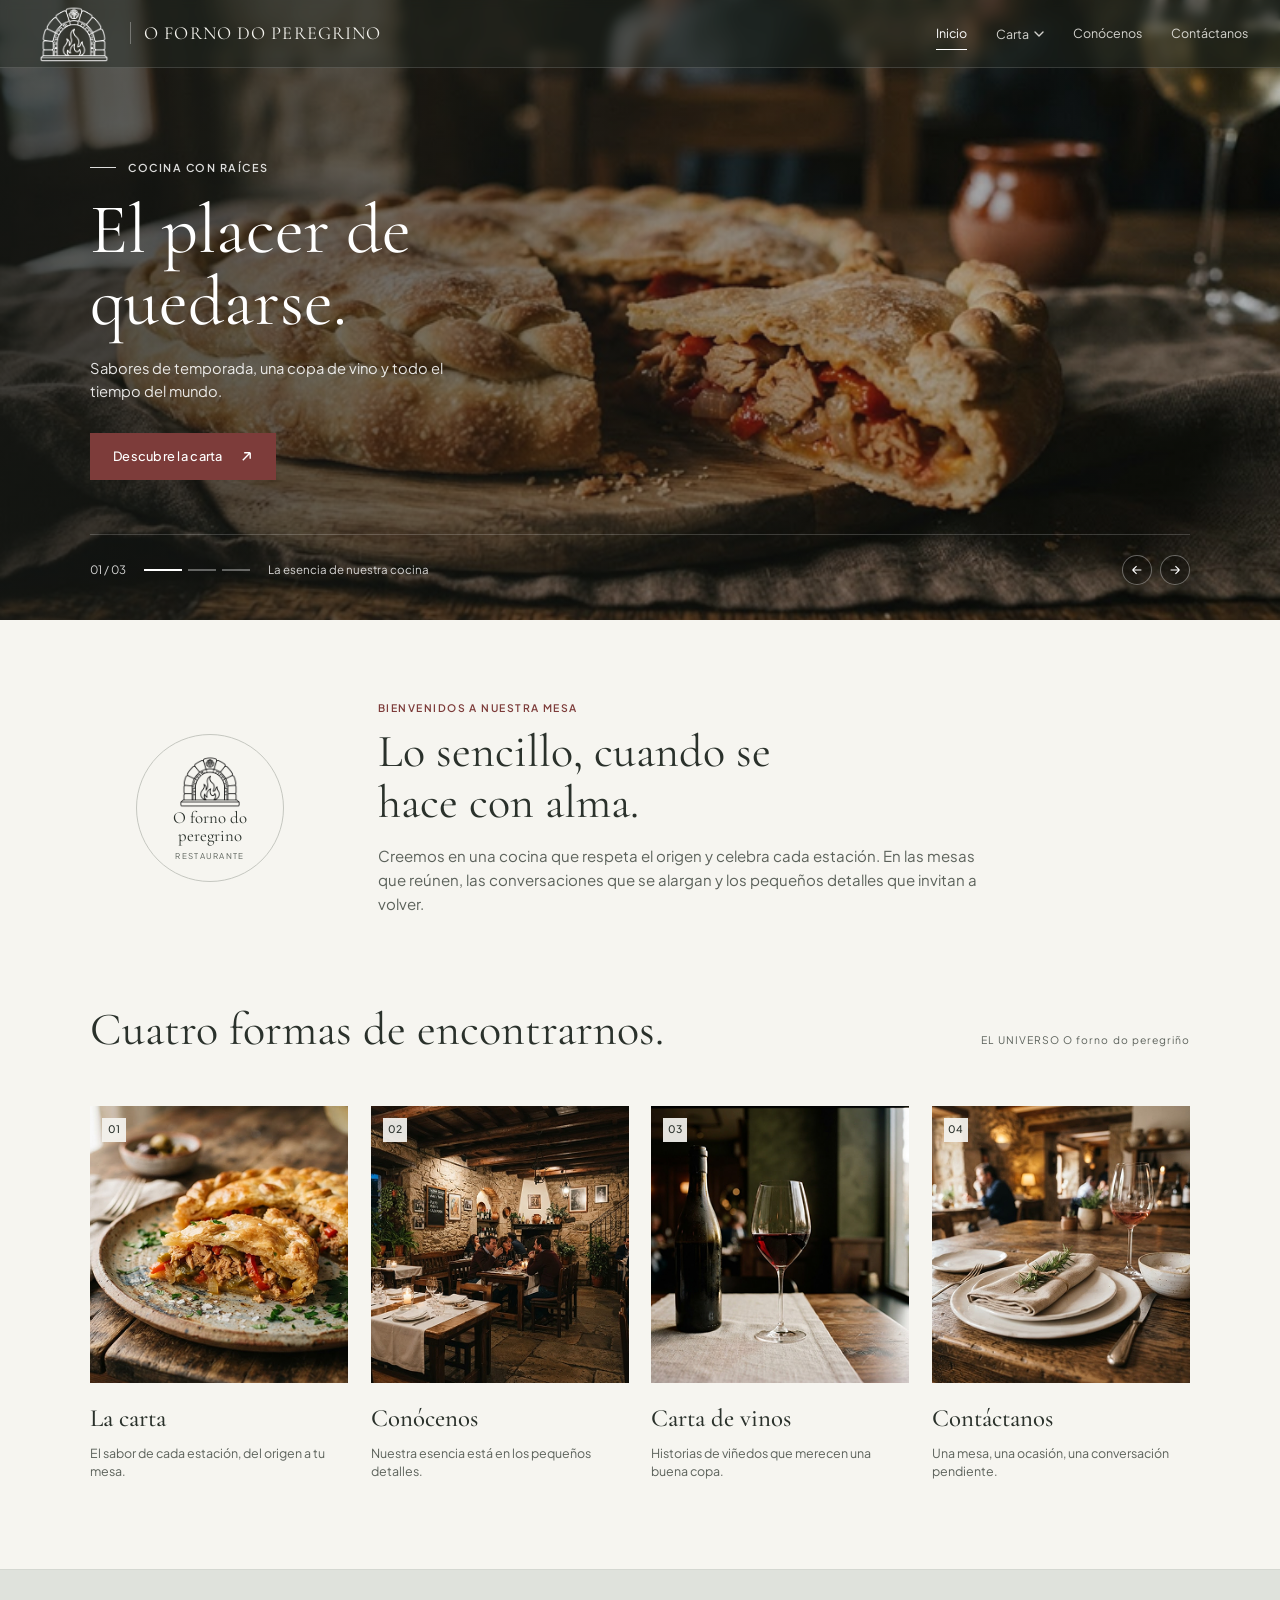
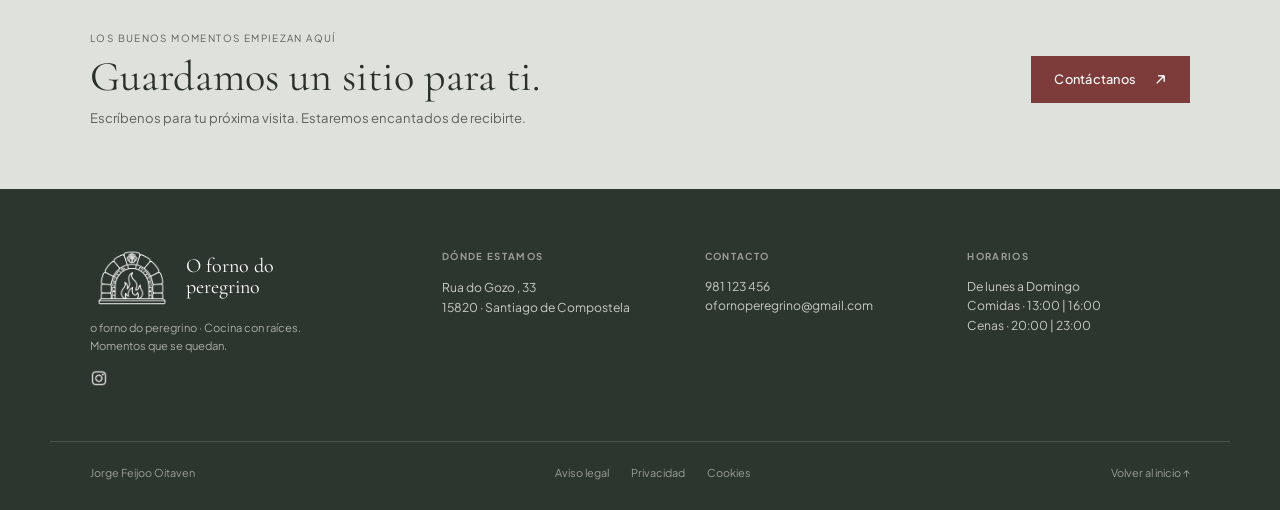
<file: index.html>
<!DOCTYPE html>
<html lang="es">
<head>
  <meta charset="UTF-8">
  <meta name="viewport" content="width=device-width, initial-scale=1.0">
  <title>O forno do peregrino · Cocina con raíces en Santiago de Compostela</title>
  <link rel="preconnect" href="https://fonts.googleapis.com">
  <link rel="preconnect" href="https://fonts.gstatic.com" crossorigin>
  <link href="https://fonts.googleapis.com/css2?family=Cormorant+Garamond:ital,wght@0,400;0,500;0,600;1,400&family=Plus+Jakarta+Sans:wght@300;400;500;600&display=swap" rel="stylesheet">
  <link rel="stylesheet" href="styles/styles.css">
  <link rel="stylesheet" href="styles/inicio.css">

</head>
<body id="top">

  <!-- CABECERA -->
  <header class="site-header site-header--hero">
    <div class="container header-inner">
      <a href="index.html" class="brand" aria-label="O forno do peregrino - Inicio">
       <img src="/img/logo.png" alt="logo" width="84" height="68">
        <span class="brand-divider"></span>
        <span class="brand-name brand-name--uppercase">O FORNO DO PEREGRInO</span>
      </a>

      <button class="mobile-nav-toggle" aria-expanded="false" aria-controls="main-nav" aria-label="Abrir menú">
        <span></span><span></span><span></span>
      </button>

      <nav id="main-nav" class="main-nav" aria-label="Navegación principal">
        <ul class="nav-list">
          <li><a href="index.html" class="nav-link active">Inicio</a></li>
          <li class="nav-dropdown">
            <button class="nav-link dropdown-toggle" aria-expanded="false">
              Carta
              <svg width="10" height="6" viewBox="0 0 10 6" fill="none" aria-hidden="true">
                <path d="M1 1L5 5L9 1" stroke="currentColor" stroke-width="1.4" stroke-linecap="round" stroke-linejoin="round"/>
              </svg>
            </button>
            <ul class="dropdown-menu">
              <li><a href="carta.html">La carta</a></li>
              <li><a href="vinos.html">Carta de vinos</a></li>
            </ul>
          </li>
          <li><a href="conocenos.html" class="nav-link">Conócenos</a></li>
          <li><a href="contacto.html" class="nav-link">Contáctanos</a></li>
        </ul>
      </nav>
    </div>
  </header>

  <main>
    <!-- CARRUSEL PRINCIPAL (HERO) -->
    <section class="hero-carousel" aria-label="Presentación del restaurante">
      <div class="carousel-slides">
        <!-- Diapositiva 1 -->
        <div class="carousel-slide active" style="background-image: url('img/Empanada2.png');">
          <div class="carousel-overlay"></div>
        </div>
        <!-- Diapositiva 2 -->
        <div class="carousel-slide" style="background-image: url('img/EmpanadaCarrusel2Calidad.jpg');">
          <div class="carousel-overlay"></div>
        </div>
        <!-- Diapositiva 3 -->
        <div class="carousel-slide" style="background-image: url('img/EmpanadaCarrusel3Calidad.jpg');">
          <div class="carousel-overlay"></div>
        </div>
      </div>

      <div class="container hero-content-wrapper">
        <div class="hero-text-box">
          <p class="eyebrow eyebrow--light"><span class="eyebrow-line"></span>COCINA CON RAÍCES</p>
          <h1 class="hero-title">El placer de<br>quedarse.</h1>
          <p class="hero-subtitle">Sabores de temporada, una copa de vino y todo el tiempo del mundo.</p>
          <a href="carta.html" class="btn btn--primary">
            <span>Descubre la carta</span>
            <svg class="btn-arrow" width="13" height="13" viewBox="0 0 14 14" fill="none" aria-hidden="true">
              <path d="M3 11L11 3M11 3H4.5M11 3V9.5" stroke="currentColor" stroke-width="1.5"/>
            </svg>
          </a>
        </div>

        <div class="carousel-controls-bar">
          <div class="carousel-status">
            <span class="carousel-counter" id="carousel-counter">01 / 03</span>
            <div class="carousel-indicators" role="tablist" aria-label="Seleccionar imagen">
              <button class="indicator active" data-slide="0" aria-label="Diapositiva 1"></button>
              <button class="indicator" data-slide="1" aria-label="Diapositiva 2"></button>
              <button class="indicator" data-slide="2" aria-label="Diapositiva 3"></button>
            </div>
            <span class="carousel-caption" id="carousel-caption">La esencia de nuestra cocina</span>
          </div>
          <div class="carousel-arrows">
            <button class="carousel-arrow" id="prev-slide" aria-label="Imagen anterior">
              <svg width="14" height="14" viewBox="0 0 16 16" fill="none"><path d="M13 8H3M3 8L7.5 3.5M3 8L7.5 12.5" stroke="currentColor" stroke-width="1.3"/></svg>
            </button>
            <button class="carousel-arrow" id="next-slide" aria-label="Siguiente imagen">
              <svg width="14" height="14" viewBox="0 0 16 16" fill="none"><path d="M3 8H13M13 8L8.5 3.5M13 8L8.5 12.5" stroke="currentColor" stroke-width="1.3"/></svg>
            </button>
          </div>
        </div>
      </div>
    </section>

    <!-- BIENVENIDA -->
    <section class="section-welcome">
      <div class="container welcome-grid">
        <div class="welcome-seal-wrapper">
          <div class="welcome-seal">
                <img src="/img/logoNegro.png" alt="logo" width="84" height="68">

            <span class="seal-title">O forno do<br>peregrino</span>
            <span class="seal-sub">RESTAURANTE</span>
          </div>
        </div>
        <div class="welcome-text">
          <p class="section-tag">BIENVENIDOS A NUESTRA MESA</p>
          <h2 class="section-heading">Lo sencillo, cuando se<br>hace con alma.</h2>
          <p class="section-lead">Creemos en una cocina que respeta el origen y celebra cada estación. En las mesas que reúnen, las conversaciones que se alargan y los pequeños detalles que invitan a volver.</p>
        </div>
      </div>
    </section>

    <!-- CUATRO FORMAS DE ENCONTRARNOS -->
    <section class="section-discover">
      <div class="container">
        <div class="discover-header">
          <h2 class="section-heading">Cuatro formas de encontrarnos.</h2>
          <span class="discover-meta">EL UNIVERSO O forno do peregriño</span>
        </div>

        <div class="discover-grid">
          <a href="carta.html" class="discover-card">
            <div class="card-image-wrapper">
              <span class="card-badge">01</span>
              <img src="img/Empanada1.png" alt="Empanada artesana recién horneada servida en plato de cerámica" loading="lazy">
            </div>
            <h3 class="card-title">La carta</h3>
            <p class="card-desc">El sabor de cada estación, del origen a tu mesa.</p>
          </a>

          <a href="conocenos.html" class="discover-card">
            <div class="card-image-wrapper">
              <span class="card-badge">02</span>
              <img src="img/Ambiente.png" alt="Salón interior de piedra con clientes cenando en O forno do peregrino" loading="lazy">
            </div>
            <h3 class="card-title">Conócenos</h3>
            <p class="card-desc">Nuestra esencia está en los pequeños detalles.</p>
          </a>

          <a href="vinos.html" class="discover-card">
            <div class="card-image-wrapper">
              <span class="card-badge">03</span>
              <img src="img/Vinos.png" alt="Botella y copa de vino tinto sobre mesa de madera" loading="lazy">
            </div>
            <h3 class="card-title">Carta de vinos</h3>
            <p class="card-desc">Historias de viñedos que merecen una buena copa.</p>
          </a>

          <a href="contacto.html" class="discover-card">
            <div class="card-image-wrapper">
              <span class="card-badge">04</span>
              <img src="img/Detalles.png" alt="Mesa preparada con servilleta de lino y rama de romero" loading="lazy">
            </div>
            <h3 class="card-title">Contáctanos</h3>
            <p class="card-desc">Una mesa, una ocasión, una conversación pendiente.</p>
          </a>
        </div>
      </div>
    </section>

    <!-- BANNER CTA INFERIOR -->
    <section class="cta-banner">
      <div class="container cta-banner-inner">
        <div class="cta-banner-text">
          <p class="cta-eyebrow">LOS BUENOS MOMENTOS EMPIEZAN AQUÍ</p>
          <h2 class="cta-heading">Guardamos un sitio para ti.</h2>
          <p class="cta-sub">Escríbenos para tu próxima visita. Estaremos encantados de recibirte.</p>
        </div>
        <div class="cta-banner-action">
          <a href="contacto.html" class="btn btn--primary">
            <span>Contáctanos</span>
            <svg class="btn-arrow" width="13" height="13" viewBox="0 0 14 14" fill="none" aria-hidden="true">
              <path d="M3 11L11 3M11 3H4.5M11 3V9.5" stroke="currentColor" stroke-width="1.5"/>
            </svg>
          </a>
        </div>
      </div>
    </section>
  </main>

  <!-- PIE DE PÁGINA -->
  <footer class="site-footer">
    <div class="container footer-grid">
      <div class="footer-brand-col">
        <a href="index.html" class="footer-brand">
                <img src="/img/logo.png" alt="logo" width="84" height="68">

          <span>O forno do<br>peregrino</span>
        </a>
        <p class="footer-tagline">o forno do peregrino · Cocina con raíces.<br>Momentos que se quedan.</p>
        <a href="https://instagram.com" target="_blank" rel="noopener noreferrer" class="footer-social" aria-label="Instagram de O forno do peregrino">
                <img src="/img/logoInstagram.png" alt="logoInstagram" height="18px" width="18px">
        </a>
      </div>

      <div class="footer-col">
        <h3 class="footer-col-title">DÓNDE ESTAMOS</h3>
        <address class="footer-address">
          Rua do Gozo , 33<br>
          15820 · Santiago de Compostela
        </address>
      </div>

      <div class="footer-col">
        <h3 class="footer-col-title">CONTACTO</h3>
        <p><a href="tel:+34981123456" class="footer-link">981 123 456</a></p>
        <p><a href="mailto:ofornoperegrino@gmail.com" class="footer-link">ofornoperegrino@gmail.com</a></p>
      </div>

      <div class="footer-col">
        <h3 class="footer-col-title">HORARIOS</h3>
        <p>De lunes a Domingo</p>
        <p>Comidas · 13:00 | 16:00</p>
        <p>Cenas · 20:00 | 23:00</p>
      </div>
    </div>

    <div class="container footer-bottom">
      <p class="footer-author">Jorge Feijoo Oitaven</p>
      <ul class="footer-legal">
        <li><a href="#">Aviso legal</a></li>
        <li><a href="#">Privacidad</a></li>
        <li><a href="#">Cookies</a></li>
      </ul>
      <a href="#top" class="back-to-top">Volver al inicio ↑</a>
    </div>
  </footer>

  <script src="script.js"></script>
</body>
</html>
</file>
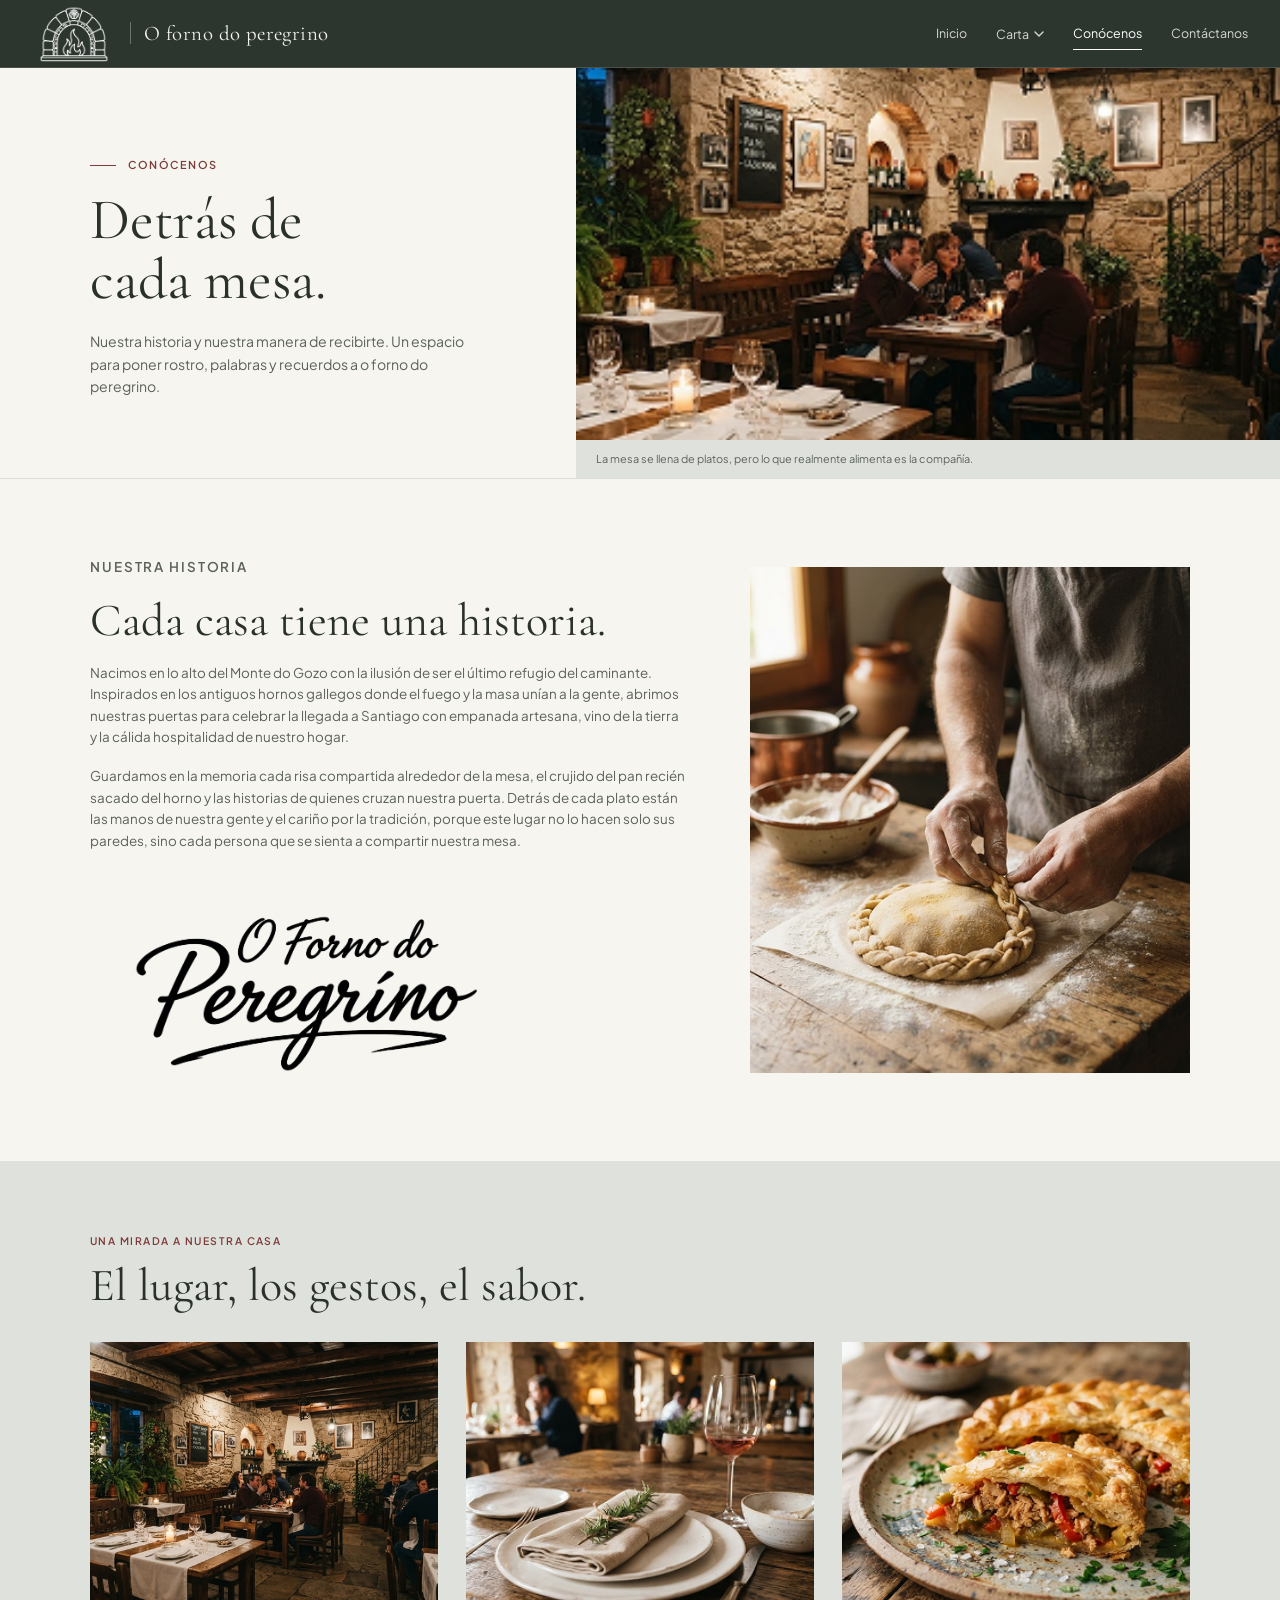
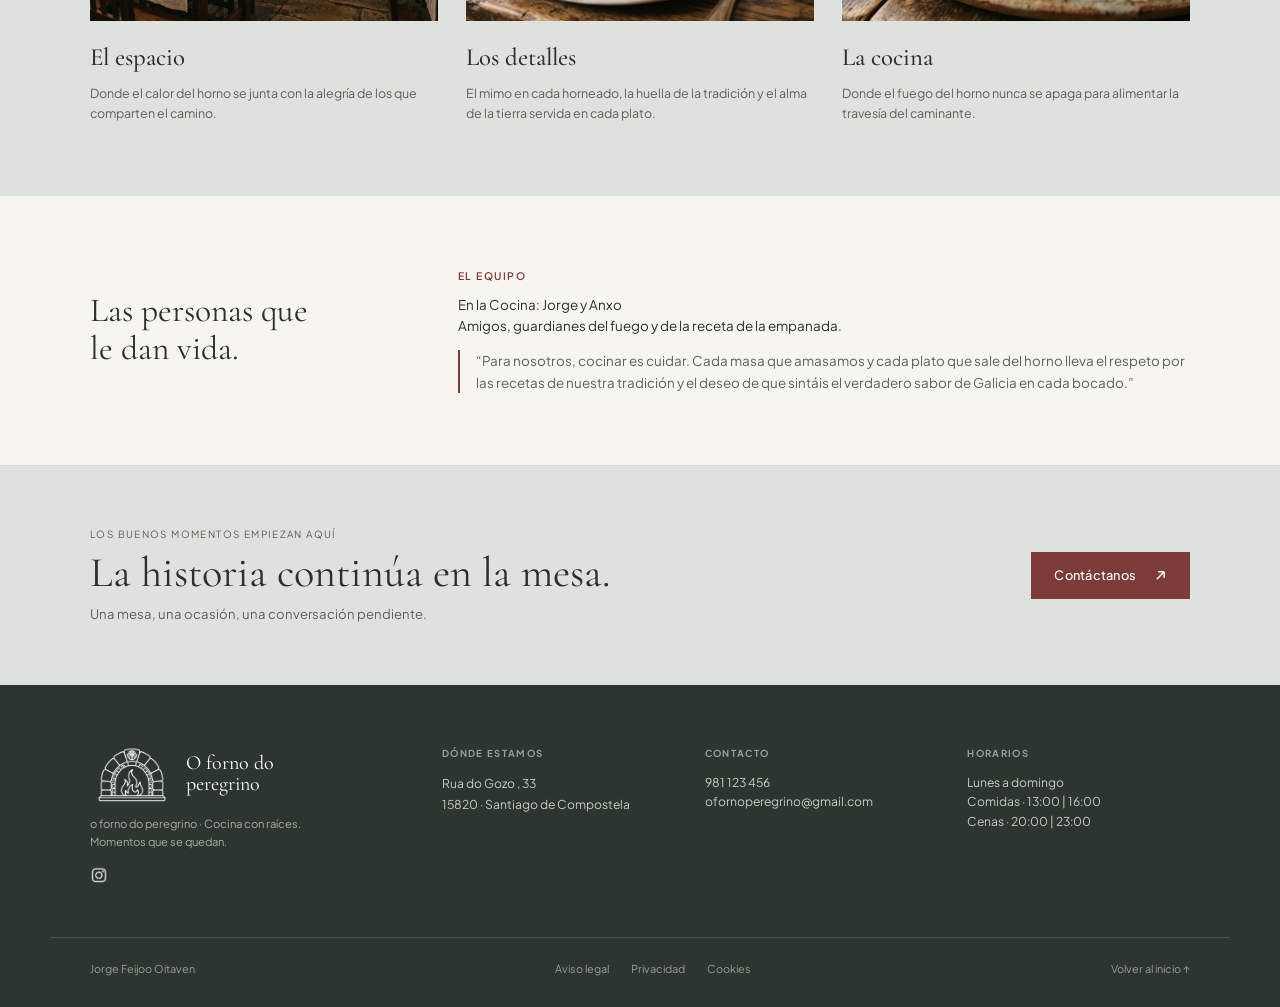
<file: conocenos.html>
<!DOCTYPE html>
<html lang="es">

<head>
  <meta charset="UTF-8">
  <meta name="viewport" content="width=device-width, initial-scale=1.0">
  <title>Conócenos · O forno do peregrino</title>
  <link rel="preconnect" href="https://fonts.googleapis.com">
  <link rel="preconnect" href="https://fonts.gstatic.com" crossorigin>
  <link
    href="https://fonts.googleapis.com/css2?family=Cormorant+Garamond:ital,wght@0,400;0,500;0,600;1,400&family=Plus+Jakarta+Sans:wght@300;400;500;600&family=Caveat:wght@600&display=swap"
    rel="stylesheet">
  <link rel="stylesheet" href="styles/conocenos.css">
  <link rel="stylesheet" href="styles/styles.css">

</head>

<body id="top">

  <!-- CABECERA -->
  <header class="site-header">
    <div class="container header-inner">
      <a href="index.html" class="brand" aria-label="O forno do peregrino - Inicio">
        <img src="/img/logo.png" alt="logo" width="84" height="68">
        <span class="brand-divider"></span>
        <span class="brand-name">O forno do peregrino</span>
      </a>

      <button class="mobile-nav-toggle" aria-expanded="false" aria-controls="main-nav" aria-label="Abrir menú">
        <span></span><span></span><span></span>
      </button>

      <nav id="main-nav" class="main-nav" aria-label="Navegación principal">
        <ul class="nav-list">
          <li><a href="index.html" class="nav-link">Inicio</a></li>
          <li class="nav-dropdown">
            <button class="nav-link dropdown-toggle" aria-expanded="false">
              Carta
              <svg width="10" height="6" viewBox="0 0 10 6" fill="none" aria-hidden="true">
                <path d="M1 1L5 5L9 1" stroke="currentColor" stroke-width="1.4" stroke-linecap="round"
                  stroke-linejoin="round" />
              </svg>
            </button>
            <ul class="dropdown-menu">
              <li><a href="carta.html">La carta</a></li>
              <li><a href="vinos.html">Carta de vinos</a></li>
            </ul>
          </li>
          <li><a href="conocenos.html" class="nav-link active">Conócenos</a></li>
          <li><a href="contacto.html" class="nav-link">Contáctanos</a></li>
        </ul>
      </nav>
    </div>
  </header>

  <main>
    <!-- CABECERA DIVIDIDA -->
    <section class="split-hero">
      <div class="split-hero-grid">
        <div class="split-hero-text">
          <p class="eyebrow"><span class="eyebrow-line"></span>CONÓCENOS</p>
          <h1 class="split-hero-title">Detrás de<br>cada mesa.</h1>
          <p class="split-hero-desc">Nuestra historia y nuestra manera de recibirte. Un espacio para poner rostro,
            palabras y recuerdos a o forno do peregrino.</p>
        </div>
        <div class="split-hero-media">
          <img src="img/Ambiente.png"
            alt="Pareja disfrutando de una cena a la luz de las velas en O forno do peregrino">
          <p class="split-hero-caption">La mesa se llena de platos, pero lo que realmente alimenta es la compañía.</p>
        </div>
      </div>
    </section>


    <section class="story-section">
      <div class="container story-grid">
        <div class="story-content">
          <p class="section-tag">NUESTRA HISTORIA</p>
          <h2 class="section-heading">Cada casa tiene una historia.</h2>
          <p>Nacimos en lo alto del Monte do Gozo con la ilusión de ser el último refugio del caminante. Inspirados en
            los antiguos hornos gallegos donde el fuego y la masa unían a la gente, abrimos nuestras puertas para
            celebrar la llegada a Santiago con empanada artesana, vino de la tierra y la cálida hospitalidad de nuestro
            hogar.</p>
          <p>Guardamos en la memoria cada risa compartida alrededor de la mesa, el crujido del pan recién sacado del
            horno y las historias de quienes cruzan nuestra puerta. Detrás de cada plato están las manos de nuestra
            gente y el cariño por la tradición, porque este lugar no lo hacen solo sus paredes, sino cada persona que se
            sienta a compartir nuestra mesa.</p>

          <div class="story-signature" aria-label="Firma O Forno do Peregrino">
                 <img src="/img/firma.png" alt="logo" width="361" height="202">
          </div>
        </div>

        <div class="story-image-col">
          <div class="story-image-wrapper interactive-img">
            <img src="img/HaciendoEmpanada.png"
              alt="Manos artesanas trenzando el borde de una empanada gallega sobre harina" loading="lazy">
          </div>
        </div>
      </div>
    </section>

 
    <section class="pillars-section">
      <div class="container">
        <p class="section-tag">UNA MIRADA A NUESTRA CASA</p>
        <h2 class="section-heading">El lugar, los gestos, el sabor.</h2>

        <div class="pillars-grid">
          <article class="pillar-card">
            <div class="pillar-img interactive-img">
              <img src="img/ConocenosCalidad.jpg" alt="Comedor rústico de piedra con ambiente cálido" loading="lazy">
            </div>
            <h3 class="pillar-title">El espacio</h3>
            <p class="pillar-desc">Donde el calor del horno se junta con la alegría de los que comparten el camino.</p>
          </article>

          <article class="pillar-card">
            <div class="pillar-img interactive-img">
              <img src="img/Detalles.png" alt="Detalle de vajilla y servilleta con romero fresco" loading="lazy">
            </div>
            <h3 class="pillar-title">Los detalles</h3>
            <p class="pillar-desc">El mimo en cada horneado, la huella de la tradición y el alma de la tierra servida en
              cada plato.</p>
          </article>

          <article class="pillar-card">
            <div class="pillar-img interactive-img">
              <img src="img/Empanada1.png" alt="Empanada artesana recién horneada" loading="lazy">
            </div>
            <h3 class="pillar-title">La cocina</h3>
            <p class="pillar-desc">Donde el fuego del horno nunca se apaga para alimentar la travesía del caminante.</p>
          </article>
        </div>
      </div>
    </section>

    <!-- EL EQUIPO -->
    <section class="team-section">
      <div class="container team-grid">
        <div class="team-heading-col">
          <h2 class="team-title">Las personas que<br>le dan vida.</h2>
        </div>
        <div class="team-quote-col">
          <p class="section-tag">EL EQUIPO</p>
          <p class="team-names">En la Cocina: Jorge y Anxo<br>Amigos, guardianes del fuego y de la receta de la
            empanada.</p>
          <blockquote class="team-Sidequote">
            “Para nosotros, cocinar es cuidar. Cada masa que amasamos y cada plato que sale del horno lleva el respeto
            por las recetas de nuestra tradición y el deseo de que sintáis el verdadero sabor de Galicia en cada
            bocado.”
          </blockquote>
        </div>
      </div>
    </section>

    <!-- BANNER CTA INFERIOR -->
    <section class="cta-banner">
      <div class="container cta-banner-inner">
        <div class="cta-banner-text">
          <p class="cta-eyebrow">LOS BUENOS MOMENTOS EMPIEZAN AQUÍ</p>
          <h2 class="cta-heading">La historia continúa en la mesa.</h2>
          <p class="cta-sub">Una mesa, una ocasión, una conversación pendiente.</p>
        </div>
        <div class="cta-banner-action">
          <a href="contacto.html" class="btn btn--primary">
            <span>Contáctanos</span>
            <svg class="btn-arrow" width="13" height="13" viewBox="0 0 14 14" fill="none" aria-hidden="true">
              <path d="M3 11L11 3M11 3H4.5M11 3V9.5" stroke="currentColor" stroke-width="1.5" />
            </svg>
          </a>
        </div>
      </div>
    </section>
  </main>

  <!-- PIE DE PÁGINA -->
  <footer class="site-footer">
    <div class="container footer-grid">
      <div class="footer-brand-col">
        <a href="index.html" class="footer-brand">
          <img src="/img/logo.png" alt="logo" width="84" height="68">

          <span>O forno do<br>peregrino</span>
        </a>
        <p class="footer-tagline">o forno do peregrino · Cocina con raíces.<br>Momentos que se quedan.</p>
        <a href="https://instagram.com" target="_blank" rel="noopener noreferrer" class="footer-social"
          aria-label="Instagram de O forno do peregriño">
                  <img src="/img/logoInstagram.png" alt="logoInstagram" height="18px" width="18px">

        </a>
      </div>

      <div class="footer-col">
        <h3 class="footer-col-title">DÓNDE ESTAMOS</h3>
        <address class="footer-address">
          Rua do Gozo , 33<br>
          15820 · Santiago de Compostela
        </address>
      </div>

      <div class="footer-col">
        <h3 class="footer-col-title">CONTACTO</h3>
        <p><a href="tel:+34981123456" class="footer-link">981 123 456</a></p>
        <p><a href="mailto:ofornoperegrino@gmail.com" class="footer-link">ofornoperegrino@gmail.com</a></p>
      </div>

      <div class="footer-col">
        <h3 class="footer-col-title">HORARIOS</h3>
        <p>Lunes a domingo</p>
        <p>Comidas · 13:00 | 16:00</p>
        <p>Cenas · 20:00 | 23:00</p>
      </div>
    </div>

    <div class="container footer-bottom">
      <p class="footer-author">Jorge Feijoo Oitaven</p>
      <ul class="footer-legal">
        <li><a href="#">Aviso legal</a></li>
        <li><a href="#">Privacidad</a></li>
        <li><a href="#">Cookies</a></li>
      </ul>
      <a href="#top" class="back-to-top">Volver al inicio ↑</a>
    </div>
  </footer>

  <script src="script.js"></script>
</body>

</html>
</file>
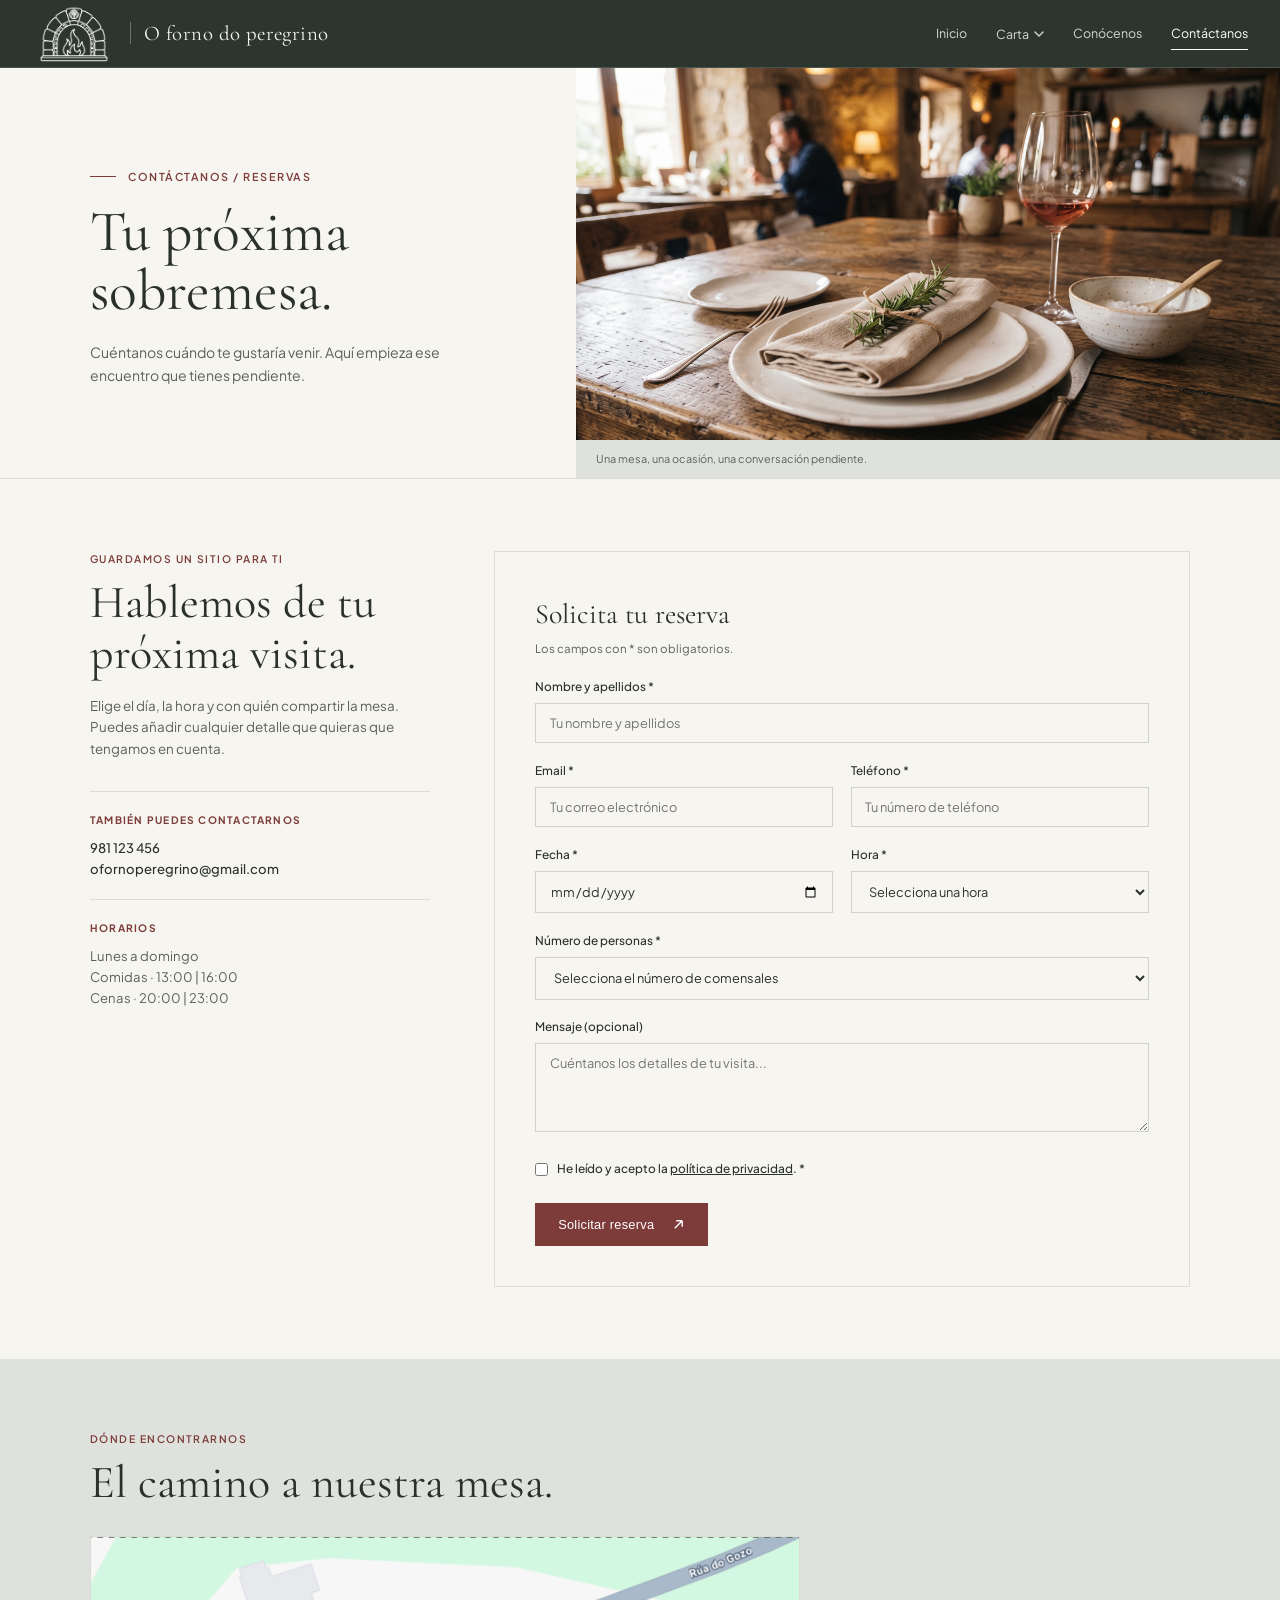
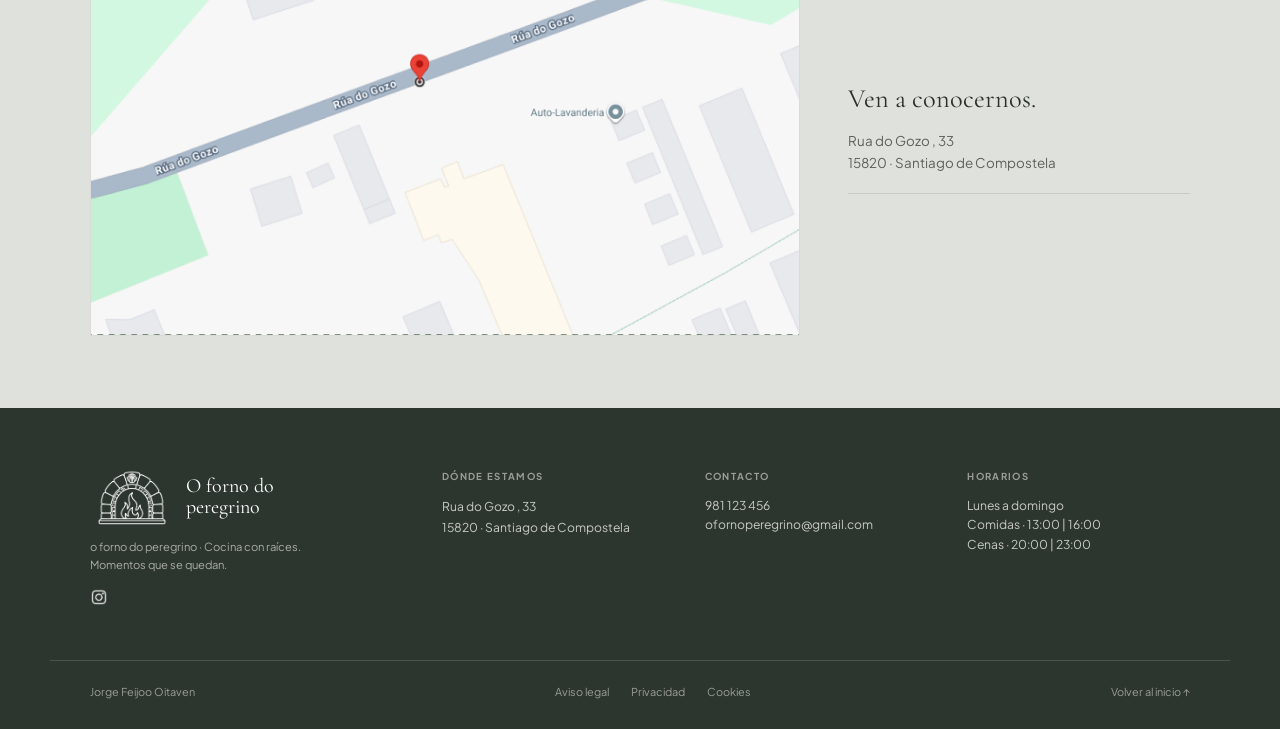
<file: contacto.html>
<!DOCTYPE html>
<html lang="es">
<head>
  <meta charset="UTF-8">
  <meta name="viewport" content="width=device-width, initial-scale=1.0">
  <title>Contáctanos y reservas · O forno do peregrino</title>
  <link rel="preconnect" href="https://fonts.googleapis.com">
  <link rel="preconnect" href="https://fonts.gstatic.com" crossorigin>
  <link href="https://fonts.googleapis.com/css2?family=Cormorant+Garamond:ital,wght@0,400;0,500;0,600;1,400&family=Plus+Jakarta+Sans:wght@300;400;500;600&display=swap" rel="stylesheet">
  <link rel="stylesheet" href="styles/contacto.css">
  <link rel="stylesheet" href="styles/styles.css">

</head>
<body id="top">

  <!-- CABECERA -->
  <header class="site-header">
    <div class="container header-inner">
      <a href="index.html" class="brand" aria-label="O forno do peregrino - Inicio">
             <img src="/img/logo.png" alt="logo" width="84" height="68">

        <span class="brand-divider"></span>
        <span class="brand-name">O forno do peregrino</span>
      </a>

      <button class="mobile-nav-toggle" aria-expanded="false" aria-controls="main-nav" aria-label="Abrir menú">
        <span></span><span></span><span></span>
      </button>

      <nav id="main-nav" class="main-nav" aria-label="Navegación principal">
        <ul class="nav-list">
          <li><a href="index.html" class="nav-link">Inicio</a></li>
          <li class="nav-dropdown">
            <button class="nav-link dropdown-toggle" aria-expanded="false">
              Carta
              <svg width="10" height="6" viewBox="0 0 10 6" fill="none" aria-hidden="true">
                <path d="M1 1L5 5L9 1" stroke="currentColor" stroke-width="1.4" stroke-linecap="round" stroke-linejoin="round"/>
              </svg>
            </button>
            <ul class="dropdown-menu">
              <li><a href="carta.html">La carta</a></li>
              <li><a href="vinos.html">Carta de vinos</a></li>
            </ul>
          </li>
          <li><a href="conocenos.html" class="nav-link">Conócenos</a></li>
          <li><a href="contacto.html" class="nav-link active">Contáctanos</a></li>
        </ul>
      </nav>
    </div>
  </header>

  <main>
    <!-- CABECERA DIVIDIDA -->
    <section class="split-hero">
      <div class="split-hero-grid">
        <div class="split-hero-text">
          <p class="eyebrow"><span class="eyebrow-line"></span>CONTÁCTANOS / RESERVAS</p>
          <h1 class="split-hero-title">Tu próxima<br>sobremesa.</h1>
          <p class="split-hero-desc">Cuéntanos cuándo te gustaría venir. Aquí empieza ese encuentro que tienes pendiente.</p>
        </div>
        <div class="split-hero-media">
          <img src="img/ContactanosCalidad.jpg" alt="Mesa de madera preparada para recibir comensales">
          <p class="split-hero-caption">Una mesa, una ocasión, una conversación pendiente.</p>
        </div>
      </div>
    </section>

    <!-- SECCIÓN DE RESERVA Y CONTACTO -->
    <section class="booking-section">
      <div class="container booking-grid">
        <!-- Columna izquierda: información -->
        <div class="booking-info-col">
          <p class="section-tag">GUARDAMOS UN SITIO PARA TI</p>
          <h2 class="section-heading">Hablemos de tu<br>próxima visita.</h2>
          <p class="booking-lead">Elige el día, la hora y con quién compartir la mesa. Puedes añadir cualquier detalle que quieras que tengamos en cuenta.</p>

          <div class="booking-info-block">
            <h3 class="info-block-title">TAMBIÉN PUEDES CONTACTARNOS</h3>
            <p class="info-phone"><a href="tel:+34981123456">981 123 456</a></p>
            <p class="info-email"><a href="mailto:ofornoperegrino@gmail.com">ofornoperegrino@gmail.com</a></p>
          </div>

          <div class="booking-info-block">
            <h3 class="info-block-title">HORARIOS</h3>
            <p>Lunes a domingo</p>
            <p>Comidas · 13:00 | 16:00</p>
            <p>Cenas · 20:00 | 23:00</p>
          </div>
        </div>

        <!-- Columna derecha: formulario -->
        <div class="booking-form-card">
          <h2 class="form-card-title">Solicita tu reserva</h2>
          <p class="form-card-required">Los campos con * son obligatorios.</p>
          <p class="form-validation-summary" id="form-summary-error" hidden>Revisa los campos marcados. La solicitud no se envió.</p>
          <p class="form-validation-success" id="form-summary-success" hidden>¡Solicitud recibida! Te confirmaremos tu reserva muy pronto.</p>

          <form id="reservation-form" novalidate>
            <!-- Nombre y apellidos -->
            <div class="form-group">
              <label for="nombre">Nombre y apellidos *</label>
              <input type="text" id="nombre" name="nombre" placeholder="Tu nombre y apellidos" required>
              <span class="field-error" id="error-nombre" hidden>Error: Escribe tu nombre y apellidos.</span>
            </div>

            <!-- Email y Teléfono -->
            <div class="form-row-2">
              <div class="form-group">
                <label for="email">Email *</label>
                <input type="email" id="email" name="email" placeholder="Tu correo electrónico" required>
                <span class="field-error" id="error-email" hidden>Error: Introduce un email válido, como nombre@dominio.com.</span>
              </div>

              <div class="form-group">
                <label for="telefono">Teléfono *</label>
                <input type="tel" id="telefono" name="telefono" placeholder="Tu número de teléfono" required>
                <span class="field-error" id="error-telefono" hidden>Error: Introduce un número de teléfono válido.</span>
              </div>
            </div>

            <!-- Fecha y Hora -->
            <div class="form-row-2">
              <div class="form-group">
                <label for="fecha">Fecha *</label>
                <input type="date" id="fecha" name="fecha" required>
                <span class="field-error" id="error-fecha" hidden>Error: La fecha ya ha pasado. Elige hoy o una fecha futura.</span>
              </div>

              <div class="form-group">
                <label for="hora">Hora *</label>
                <select id="hora" name="hora" required>
                  <option value="">Selecciona una hora</option>
                  <optgroup label="Comidas (13:00 - 16:00)">
                    <option value="13:00">13:00</option>
                    <option value="13:30">13:30</option>
                    <option value="14:00">14:00</option>
                    <option value="14:30">14:30</option>
                    <option value="15:00">15:00</option>
                    <option value="15:30">15:30</option>
                    <option value="16:00">16:00</option>
                  </optgroup>
                  <optgroup label="Cenas (20:00 - 23:00)">
                    <option value="20:00">20:00</option>
                    <option value="20:30">20:30</option>
                    <option value="21:00">21:00</option>
                    <option value="21:30">21:30</option>
                    <option value="22:00">22:00</option>
                    <option value="22:30">22:30</option>
                  </optgroup>
                </select>
                <span class="field-error" id="error-hora" hidden>Error: Elige entre 13:00 y 16:00 o entre 20:00 y 23:00.</span>
              </div>
            </div>

            <!-- Número de personas -->
            <div class="form-group">
              <label for="personas">Número de personas *</label>
              <select id="personas" name="personas" required>
                <option value="">Selecciona el número de comensales</option>
                <option value="1">1 persona</option>
                <option value="2">2 personas</option>
                <option value="3">3 personas</option>
                <option value="4">4 personas</option>
                <option value="5">5 personas</option>
                <option value="6">6 personas</option>
                <option value="7">7 personas</option>
                <option value="8">8 o más personas</option>
              </select>
              <span class="field-error" id="error-personas" hidden>Error: Selecciona el número de personas para la reserva.</span>
            </div>

            <!-- Mensaje -->
            <div class="form-group">
              <label for="mensaje">Mensaje (opcional)</label>
              <textarea id="mensaje" name="mensaje" rows="4" placeholder="Cuéntanos los detalles de tu visita..."></textarea>
            </div>

            <!-- Política de privacidad -->
            <div class="form-group form-group--checkbox">
              <label class="checkbox-label">
                <input type="checkbox" id="privacidad" name="privacidad" required>
                <span>He leído y acepto la <a href="#">política de privacidad</a>. *</span>
              </label>
              <span class="field-error" id="error-privacidad" hidden>Error: Debes aceptar la política de privacidad para enviar la solicitud.</span>
            </div>

            <div class="form-submit-row">
              <button type="submit" class="btn btn--primary">
                <span>Solicitar reserva</span>
                <svg class="btn-arrow" width="13" height="13" viewBox="0 0 14 14" fill="none" aria-hidden="true">
                  <path d="M3 11L11 3M11 3H4.5M11 3V9.5" stroke="currentColor" stroke-width="1.5"/>
                </svg>
              </button>
              <p class="form-pending-note" id="form-pending-note" hidden>Si envías una solicitud válida, quedará pendiente de confirmación por el restaurante.</p>
            </div>
          </form>
        </div>
      </div>
    </section>

    <!-- DÓNDE ENCONTRARNOS / MAPA -->
    <section class="map-section">
      <div class="container">
        <p class="section-tag">DÓNDE ENCONTRARNOS</p>
        <h2 class="section-heading">El camino a nuestra mesa.</h2>

        <div class="map-grid">
          <div class="map-frame-wrapper">
            <img src="img/Localizacion.png" alt="Mapa de ubicación en Rua do Gozo, 33, Santiago de Compostela" class="map-static-img" onerror="this.style.display='none'; this.nextElementSibling.style.display='block';">
            <iframe
              class="map-iframe-fallback"
              style="display:none;"
              title="Ubicación O forno do peregrino en Rua do Gozo 33, Santiago de Compostela"
              src="https://www.openstreetmap.org/export/embed.html?bbox=-8.5085%2C42.8855%2C-8.4985%2C42.8905&amp;layer=mapnik&amp;marker=42.8880%2C-8.5035"
              loading="lazy">
            </iframe>
          </div>

          <div class="map-address-box">
            <h3 class="map-side-title">Ven a conocernos.</h3>
            <p class="map-street">Rua do Gozo , 33</p>
            <p class="map-city">15820 · Santiago de Compostela</p>
            <div class="map-divider"></div>
          </div>
        </div>
      </div>
    </section>
  </main>

  <!-- PIE DE PÁGINA -->
  <footer class="site-footer">
    <div class="container footer-grid">
      <div class="footer-brand-col">
        <a href="index.html" class="footer-brand">
                <img src="/img/logo.png" alt="logo" width="84" height="68">
          <span>O forno do<br>peregrino</span>
        </a>
        <p class="footer-tagline">o forno do peregrino · Cocina con raíces.<br>Momentos que se quedan.</p>
        <a href="https://instagram.com" target="_blank" rel="noopener noreferrer" class="footer-social" aria-label="Instagram de O forno do peregrino">
                <img src="/img/logoInstagram.png" alt="logoInstagram" height="18px" width="18px">
        </a>
      </div>

      <div class="footer-col">
        <h3 class="footer-col-title">DÓNDE ESTAMOS</h3>
        <address class="footer-address">
          Rua do Gozo , 33<br>
          15820 · Santiago de Compostela
        </address>
      </div>

      <div class="footer-col">
        <h3 class="footer-col-title">CONTACTO</h3>
        <p><a href="tel:+34981123456" class="footer-link">981 123 456</a></p>
        <p><a href="mailto:ofornoperegrino@gmail.com" class="footer-link">ofornoperegrino@gmail.com</a></p>
      </div>

      <div class="footer-col">
        <h3 class="footer-col-title">HORARIOS</h3>
        <p>Lunes a domingo</p>
        <p>Comidas · 13:00 | 16:00</p>
        <p>Cenas · 20:00 | 23:00</p>
      </div>
    </div>

    <div class="container footer-bottom">
      <p class="footer-author">Jorge Feijoo Oitaven</p>
      <ul class="footer-legal">
        <li><a href="#">Aviso legal</a></li>
        <li><a href="#">Privacidad</a></li>
        <li><a href="#">Cookies</a></li>
      </ul>
      <a href="#top" class="back-to-top">Volver al inicio ↑</a>
    </div>
  </footer>

  <script src="script.js"></script>
</body>
</html>
</file>
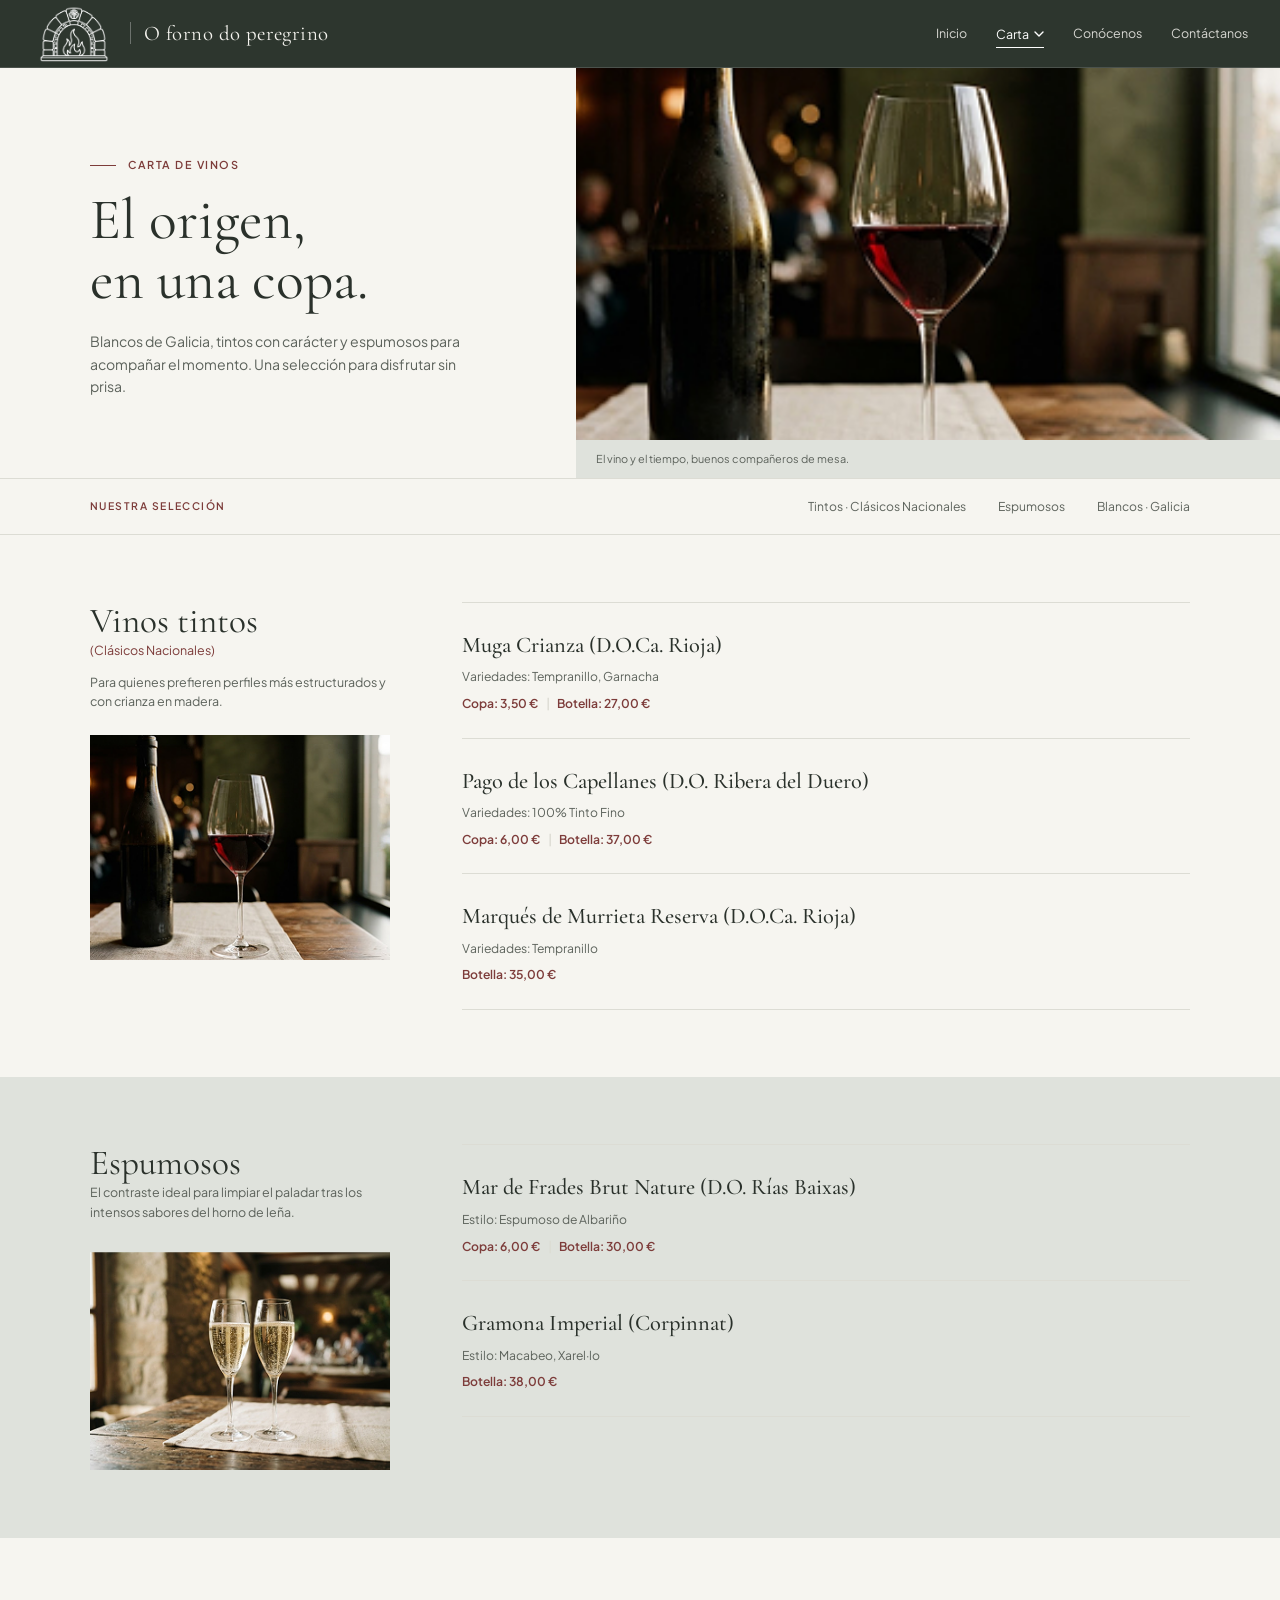
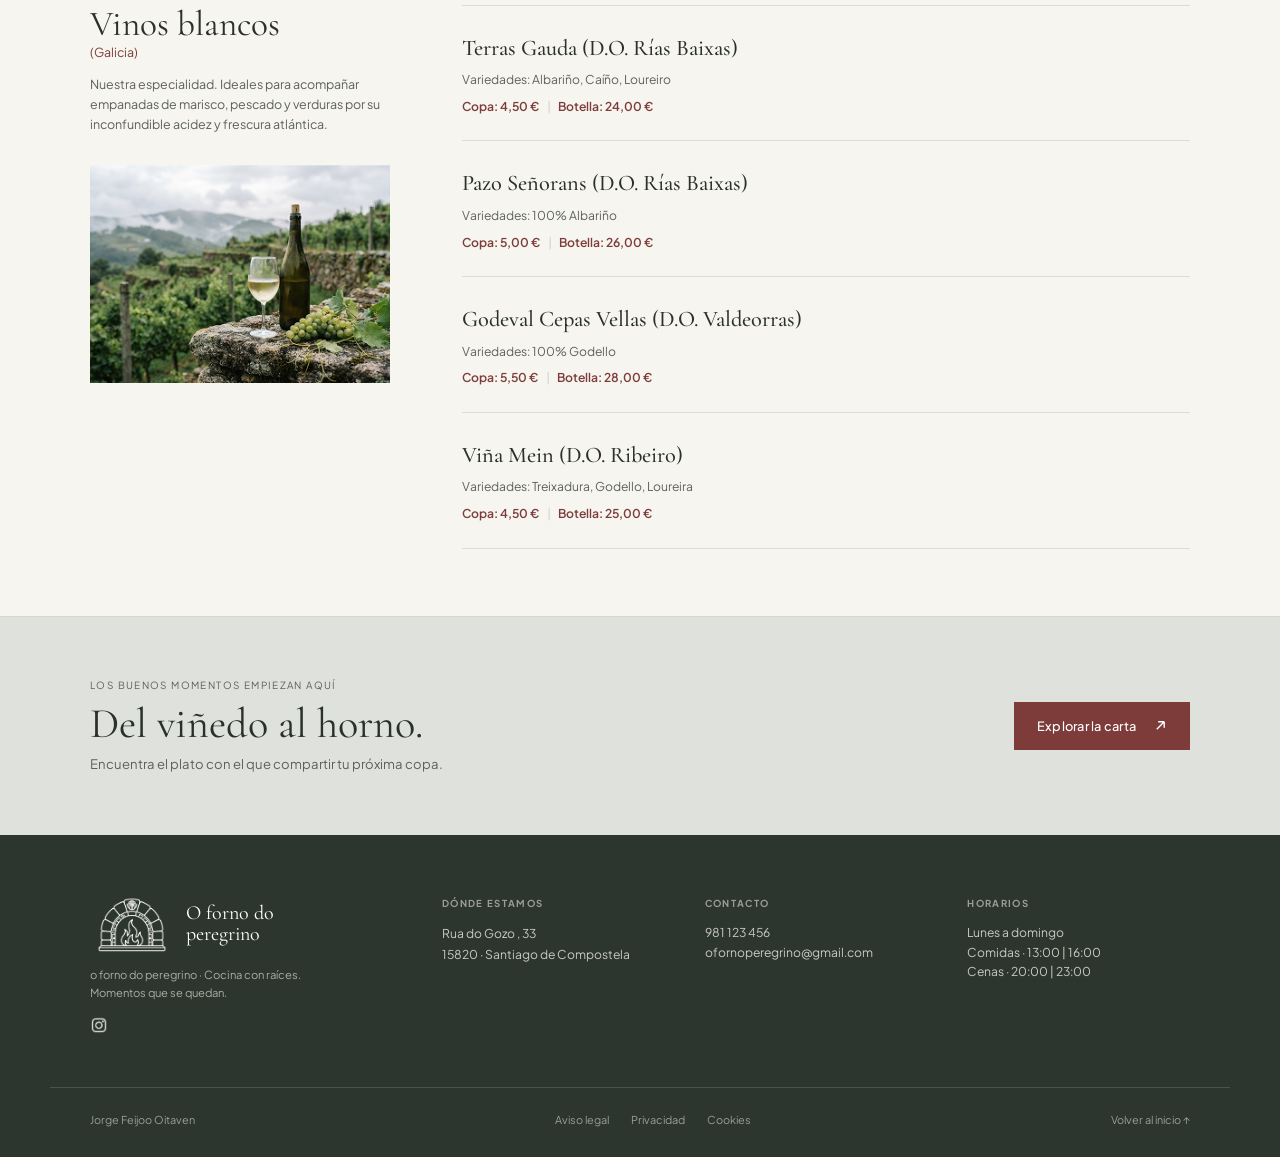
<file: vinos.html>
<!DOCTYPE html>
<html lang="es">

<head>
  <meta charset="UTF-8">
  <meta name="viewport" content="width=device-width, initial-scale=1.0">
  <title>Carta de vinos · O forno do peregrino</title>
  <link rel="preconnect" href="https://fonts.googleapis.com">
  <link rel="preconnect" href="https://fonts.gstatic.com" crossorigin>
  <link
    href="https://fonts.googleapis.com/css2?family=Cormorant+Garamond:ital,wght@0,400;0,500;0,600;1,400&family=Plus+Jakarta+Sans:wght@300;400;500;600&display=swap"
    rel="stylesheet">
  <link rel="stylesheet" href="styles/vinos.css">
  <link rel="stylesheet" href="styles/styles.css">

</head>

<body id="top">

  <!-- CABECERA -->
  <header class="site-header">
    <div class="container header-inner">
      <a href="index.html" class="brand" aria-label="O forno do peregrino - Inicio">
        <img src="/img/logo.png" alt="logo" width="84" height="68">

        <span class="brand-divider"></span>
        <span class="brand-name">O forno do peregrino</span>
      </a>

      <button class="mobile-nav-toggle" aria-expanded="false" aria-controls="main-nav" aria-label="Abrir menú">
        <span></span><span></span><span></span>
      </button>

      <nav id="main-nav" class="main-nav" aria-label="Navegación principal">
        <ul class="nav-list">
          <li><a href="index.html" class="nav-link">Inicio</a></li>
          <li class="nav-dropdown">
            <button class="nav-link dropdown-toggle active" aria-expanded="false">
              Carta
              <svg width="10" height="6" viewBox="0 0 10 6" fill="none" aria-hidden="true">
                <path d="M1 1L5 5L9 1" stroke="currentColor" stroke-width="1.4" stroke-linecap="round"
                  stroke-linejoin="round" />
              </svg>
            </button>
            <ul class="dropdown-menu">
              <li><a href="carta.html">La carta</a></li>
              <li><a href="vinos.html" class="active">Carta de vinos</a></li>
            </ul>
          </li>
          <li><a href="conocenos.html" class="nav-link">Conócenos</a></li>
          <li><a href="contacto.html" class="nav-link">Contáctanos</a></li>
        </ul>
      </nav>
    </div>
  </header>

  <main>
    <!-- CABECERA DIVIDIDA -->
    <section class="split-hero">
      <div class="split-hero-grid">
        <div class="split-hero-text">
          <p class="eyebrow"><span class="eyebrow-line"></span>CARTA DE VINOS</p>
          <h1 class="split-hero-title">El origen,<br>en una copa.</h1>
          <p class="split-hero-desc">Blancos de Galicia, tintos con carácter y espumosos para acompañar el momento. Una
            selección para disfrutar sin prisa.</p>
        </div>
        <div class="split-hero-media">
          <img src="img/Vinos.png" alt="Botella de vino y copa de tinto sobre mesa de madera">
          <p class="split-hero-caption">El vino y el tiempo, buenos compañeros de mesa.</p>
        </div>
      </div>
    </section>

    <!-- SUBNAVEGACIÓN DE CATEGORÍAS -->
    <div class="wine-subnav-bar">
      <div class="container wine-subnav-inner">
        <span class="section-tag">NUESTRA SELECCIÓN</span>
        <ul class="wine-anchor-links">
          <li><a href="#tintos">Tintos · Clásicos Nacionales</a></li>
          <li><a href="#espumosos">Espumosos</a></li>
          <li><a href="#blancos">Blancos · Galicia</a></li>
        </ul>
      </div>
    </div>

    <!-- VINOS TINTOS -->
    <section id="tintos" class="wine-category-section">
      <div class="container wine-category-grid">
        <div class="wine-category-sidebar">
          <h2 class="wine-cat-title">Vinos tintos</h2>
          <p class="wine-cat-region">(Clásicos Nacionales)</p>
          <p class="wine-cat-desc">Para quienes prefieren perfiles más estructurados y con crianza en madera.</p>
          <div class="wine-cat-image interactive-img">
            <img src="img/Vinos.png" alt="Copa de vino tinto con cuerpo" loading="lazy">
          </div>
        </div>

        <div class="wine-list">
          <article class="wine-entry">
            <h3 class="wine-name">Muga Crianza (D.O.Ca. Rioja)</h3>
            <p class="wine-varieties">Variedades: Tempranillo, Garnacha</p>
            <p class="wine-pricing">Copa: 3,50 € <span>|</span> Botella: 27,00 €</p>
          </article>

          <article class="wine-entry">
            <h3 class="wine-name">Pago de los Capellanes (D.O. Ribera del Duero)</h3>
            <p class="wine-varieties">Variedades: 100% Tinto Fino</p>
            <p class="wine-pricing">Copa: 6,00 € <span>|</span> Botella: 37,00 €</p>
          </article>

          <article class="wine-entry">
            <h3 class="wine-name">Marqués de Murrieta Reserva (D.O.Ca. Rioja)</h3>
            <p class="wine-varieties">Variedades: Tempranillo</p>
            <p class="wine-pricing">Botella: 35,00 €</p>
          </article>
        </div>
      </div>
    </section>

    <!-- ESPUMOSOS -->
    <section id="espumosos" class="wine-category-section wine-category-section--tinted">
      <div class="container wine-category-grid">
        <div class="wine-category-sidebar">
          <h2 class="wine-cat-title">Espumosos</h2>
          <p class="wine-cat-desc">El contraste ideal para limpiar el paladar tras los intensos sabores del horno de
            leña.</p>
          <div class="wine-cat-image interactive-img">
            <img src="img/VinoEspumoso.png" alt="Dos copas de vino espumoso brindando en la mesa" loading="lazy">
          </div>
        </div>

        <div class="wine-list">
          <article class="wine-entry">
            <h3 class="wine-name">Mar de Frades Brut Nature (D.O. Rías Baixas)</h3>
            <p class="wine-varieties">Estilo: Espumoso de Albariño</p>
            <p class="wine-pricing">Copa: 6,00 € <span>|</span> Botella: 30,00 €</p>
          </article>

          <article class="wine-entry">
            <h3 class="wine-name">Gramona Imperial (Corpinnat)</h3>
            <p class="wine-varieties">Estilo: Macabeo, Xarel·lo</p>
            <p class="wine-pricing">Botella: 38,00 €</p>
          </article>
        </div>
      </div>
    </section>

    <!-- VINOS BLANCOS -->
    <section id="blancos" class="wine-category-section">
      <div class="container wine-category-grid">
        <div class="wine-category-sidebar">
          <h2 class="wine-cat-title">Vinos blancos</h2>
          <p class="wine-cat-region">(Galicia)</p>
          <p class="wine-cat-desc">Nuestra especialidad. Ideales para acompañar empanadas de marisco, pescado y verduras
            por su inconfundible acidez y frescura atlántica.</p>
          <div class="wine-cat-image interactive-img">
            <img src="img/VinoBlanco.png" alt="Botella y copa de vino blanco gallego frente a viñedos en bancales"
              loading="lazy">
          </div>
        </div>

        <div class="wine-list">
          <article class="wine-entry">
            <h3 class="wine-name">Terras Gauda (D.O. Rías Baixas)</h3>
            <p class="wine-varieties">Variedades: Albariño, Caíño, Loureiro</p>
            <p class="wine-pricing">Copa: 4,50 € <span>|</span> Botella: 24,00 €</p>
          </article>

          <article class="wine-entry">
            <h3 class="wine-name">Pazo Señorans (D.O. Rías Baixas)</h3>
            <p class="wine-varieties">Variedades: 100% Albariño</p>
            <p class="wine-pricing">Copa: 5,00 € <span>|</span> Botella: 26,00 €</p>
          </article>

          <article class="wine-entry">
            <h3 class="wine-name">Godeval Cepas Vellas (D.O. Valdeorras)</h3>
            <p class="wine-varieties">Variedades: 100% Godello</p>
            <p class="wine-pricing">Copa: 5,50 € <span>|</span> Botella: 28,00 €</p>
          </article>

          <article class="wine-entry">
            <h3 class="wine-name">Viña Mein (D.O. Ribeiro)</h3>
            <p class="wine-varieties">Variedades: Treixadura, Godello, Loureira</p>
            <p class="wine-pricing">Copa: 4,50 € <span>|</span> Botella: 25,00 €</p>
          </article>
        </div>
      </div>
    </section>

    <!-- BANNER CTA INFERIOR -->
    <section class="cta-banner">
      <div class="container cta-banner-inner">
        <div class="cta-banner-text">
          <p class="cta-eyebrow">LOS BUENOS MOMENTOS EMPIEZAN AQUÍ</p>
          <h2 class="cta-heading">Del viñedo al horno.</h2>
          <p class="cta-sub">Encuentra el plato con el que compartir tu próxima copa.</p>
        </div>
        <div class="cta-banner-action">
          <a href="carta.html" class="btn btn--primary">
            <span>Explorar la carta</span>
            <svg class="btn-arrow" width="13" height="13" viewBox="0 0 14 14" fill="none" aria-hidden="true">
              <path d="M3 11L11 3M11 3H4.5M11 3V9.5" stroke="currentColor" stroke-width="1.5" />
            </svg>
          </a>
        </div>
      </div>
    </section>
  </main>

  <!-- PIE DE PÁGINA -->
  <footer class="site-footer">
    <div class="container footer-grid">
      <div class="footer-brand-col">
        <a href="index.html" class="footer-brand">
          <img src="/img/logo.png" alt="logo" width="84" height="68">

          <span>O forno do<br>peregrino</span>
        </a>
        <p class="footer-tagline">o forno do peregrino · Cocina con raíces.<br>Momentos que se quedan.</p>
        <a href="https://instagram.com" target="_blank" rel="noopener noreferrer" class="footer-social"
          aria-label="Instagram de O forno do peregrino">
                <img src="/img/logoInstagram.png" alt="logoInstagram" height="18px" width="18px">

        </a>
      </div>

      <div class="footer-col">
        <h3 class="footer-col-title">DÓNDE ESTAMOS</h3>
        <address class="footer-address">
          Rua do Gozo , 33<br>
          15820 · Santiago de Compostela
        </address>
      </div>

      <div class="footer-col">
        <h3 class="footer-col-title">CONTACTO</h3>
        <p><a href="tel:+34981123456" class="footer-link">981 123 456</a></p>
        <p><a href="mailto:ofornoperegrino@gmail.com" class="footer-link">ofornoperegrino@gmail.com</a></p>
      </div>

      <div class="footer-col">
        <h3 class="footer-col-title">HORARIOS</h3>
        <p>Lunes a domingo</p>
        <p>Comidas · 13:00 | 16:00</p>
        <p>Cenas · 20:00 | 23:00</p>
      </div>
    </div>

    <div class="container footer-bottom">
      <p class="footer-author">Jorge Feijoo Oitaven</p>
      <ul class="footer-legal">
        <li><a href="#">Aviso legal</a></li>
        <li><a href="#">Privacidad</a></li>
        <li><a href="#">Cookies</a></li>
      </ul>
      <a href="#top" class="back-to-top">Volver al inicio ↑</a>
    </div>
  </footer>

  <script src="script.js"></script>
</body>

</html>
</file>
<file: styles/styles.css>
:root {
  --bg-ivory: #F6F5F0;
  --bg-sage: #DFE2DC;
  --bg-forest: #2D362E;
  --bg-forest-dark: #252D26;
  --text-main: #2A312B;
  --text-muted: #5C625B;
  --text-light: #F4F3EE;
  --accent-burgundy: #7D3C3A;
  --accent-burgundy-hover: #652E2C;
  --border-subtle: #DCDCD4;
  --border-dark: rgba(255, 255, 255, 0.14);

  --font-serif: 'Cormorant Garamond', Georgia, serif;
  --font-sans: 'Plus Jakarta Sans', -apple-system, BlinkMacSystemFont, sans-serif;
  --font-script: 'Caveat', cursive;

  --container-max: 1180px;
  --transition-smooth: 0.45s cubic-bezier(0.22, 1, 0.36, 1);
}

*, *::before, *::after {
  box-sizing: border-box;
  margin: 0;
  padding: 0;
}

html {
  scroll-behavior: smooth;
  font-size: 16px;
}

body {
  background-color: var(--bg-ivory);
  color: var(--text-main);
  font-family: var(--font-sans);
  font-weight: 400;
  line-height: 1.6;
  overflow-x: hidden;
  -webkit-font-smoothing: antialiased;
}

img {
  max-width: 100%;
  height: auto;
  display: block;
}

a {
  color: inherit;
  text-decoration: none;
  transition: color 0.25s ease, opacity 0.25s ease;
}

ul {
  list-style: none;
}

.container {
  width: 100%;
  max-width: var(--container-max);
  margin: 0 auto;
  padding: 0 2.5rem;
}


a:focus-visible,
button:focus-visible,
input:focus-visible,
select:focus-visible,
textarea:focus-visible {
  outline: 2px solid var(--accent-burgundy);
  outline-offset: 3px;
}

.eyebrow {
  display: inline-flex;
  align-items: center;
  gap: 0.75rem;
  font-size: 0.68rem;
  letter-spacing: 0.14em;
  text-transform: uppercase;
  color: var(--accent-burgundy);
  font-weight: 600;
  margin-bottom: 1.1rem;
}

.eyebrow-line {
  display: inline-block;
  width: 26px;
  height: 1px;
  background-color: currentColor;
}

.eyebrow--light {
  color: rgba(255, 255, 255, 0.85);
}

.section-tag {
  font-size: 0.65rem;
  letter-spacing: 0.14em;
  text-transform: uppercase;
  color: var(--accent-burgundy);
  font-weight: 600;
  margin-bottom: 0.6rem;
}

.section-tag--light {
  color: rgba(244, 243, 238, 0.68);
}

.section-heading {
  font-family: var(--font-serif);
  font-size: clamp(2.1rem, 3.6vw, 3.1rem);
  font-weight: 400;
  line-height: 1.1;
  color: var(--text-main);
  margin-bottom: 1rem;
}

.section-heading--light {
  color: var(--text-light);
}

.section-lead {
  font-size: 0.94rem;
  color: var(--text-muted);
  max-width: 600px;
}

.btn {
  display: inline-flex;
  align-items: center;
  justify-content: space-between;
  gap: 1.1rem;
  padding: 0.85rem 1.45rem;
  font-size: 0.8rem;
  font-weight: 500;
  letter-spacing: 0.02em;
  border: none;
  cursor: pointer;
  transition: background-color 0.25s ease, transform 0.25s ease;
}

.btn--primary {
  background-color: var(--accent-burgundy);
  color: #FFFFFF;
}

.btn--primary:hover,
.btn--primary:focus-visible {
  background-color: var(--accent-burgundy-hover);
  transform: translateY(-1px);
}

.btn-arrow {
  transition: transform 0.25s ease;
}

.btn:hover .btn-arrow {
  transform: translate(2px, -2px);
}

/* Efecto hover*/
.interactive-img {
  overflow: hidden;
  cursor: pointer;
}

.interactive-img img {
  width: 100%;
  height: 100%;
  object-fit: cover;
  transition: transform var(--transition-smooth);
}

.interactive-img:hover img {
  transform: scale(1.045) translateY(-2px);
}

/* HEADER */
.site-header {
  background-color: var(--bg-forest);
  color: var(--text-light);
  height: 68px;
  display: flex;
  align-items: center;
  position: sticky;
  top: 0;
  z-index: 100;
  border-bottom: 1px solid var(--border-dark);
}

.site-header--hero {
  position: absolute;
  top: 0;
  left: 0;
  width: 100%;
  background-color: rgba(34, 41, 35, 0.45);
  backdrop-filter: blur(4px);
}

.header-inner {
  display: flex;
  align-items: center;
  justify-content: space-between;
  width: 100%;
  max-width: 100%; 
  margin: 0;
  padding: 0 2rem;
}

.brand {
  display: inline-flex;
  align-items: center;
  gap: 0.85rem;
  color: var(--text-light);
}

.brand-icon {
  width: 38px;
  height: 31px;
}

.brand-divider {
  width: 1px;
  height: 22px;
  background-color: rgba(255, 255, 255, 0.3);
}

.brand-name {
  font-family: var(--font-serif);
  font-size: 1.3rem;
  font-weight: 400;
  letter-spacing: 0.02em;
}

.brand-name--uppercase {
  text-transform: uppercase;
  letter-spacing: 0.06em;
  font-size: 1.15rem;
}

.nav-list {
  display: flex;
  align-items: center;
  gap: 1.8rem;
}

.nav-link {
  font-size: 0.78rem;
  color: rgba(244, 243, 238, 0.85);
  background: none;
  border: none;
  cursor: pointer;
  font-family: inherit;
  display: inline-flex;
  align-items: center;
  gap: 0.35rem;
  padding: 0.25rem 0;
  position: relative;
}

.nav-link:hover,
.nav-link.active {
  color: #FFFFFF;
}

.nav-link.active::after {
  content: '';
  position: absolute;
  bottom: -2px;
  left: 0;
  width: 100%;
  height: 1px;
  background-color: #FFFFFF;
}

.nav-dropdown {
  position: relative;
}

.dropdown-menu {
  position: absolute;
  top: calc(100% + 12px);
  left: 0;
  background-color: var(--bg-forest);
  border: 1px solid var(--border-dark);
  min-width: 165px;
  padding: 0.5rem 0;
  opacity: 0;
  visibility: hidden;
  transform: translateY(6px);
  transition: all 0.22s ease;
  box-shadow: 0 12px 28px rgba(0, 0, 0, 0.25);
}

.nav-dropdown:hover .dropdown-menu,
.nav-dropdown.open .dropdown-menu {
  opacity: 1;
  visibility: visible;
  transform: translateY(0);
}

.dropdown-menu a {
  display: block;
  padding: 0.55rem 1.1rem;
  font-size: 0.76rem;
  color: rgba(244, 243, 238, 0.85);
}

.dropdown-menu a:hover,
.dropdown-menu a.active {
  background-color: rgba(255, 255, 255, 0.08);
  color: #FFFFFF;
}

.mobile-nav-toggle {
  display: none;
  background: none;
  border: none;
  cursor: pointer;
  flex-direction: column;
  gap: 5px;
  padding: 4px;
}

.mobile-nav-toggle span {
  display: block;
  width: 22px;
  height: 1.5px;
  background-color: var(--text-light);
}

.split-hero {
  border-bottom: 1px solid var(--border-subtle);
}

.split-hero-grid {
  display: grid;
  grid-template-columns: 45% 55%;
  min-height: 410px;
}

.split-hero-text {
  padding: 4.5rem 3.5rem 4rem max(2.5rem, calc((100vw - var(--container-max)) / 2 + 2.5rem));
  display: flex;
  flex-direction: column;
  justify-content: center;
}

.split-hero-title {
  font-family: var(--font-serif);
  font-size: clamp(2.6rem, 4.5vw, 4rem);
  font-weight: 400;
  line-height: 1.03;
  margin-bottom: 1.25rem;
}

.split-hero-desc {
  font-size: 0.88rem;
  color: var(--text-muted);
  max-width: 390px;
}

.split-hero-media {
  display: flex;
  flex-direction: column;
  background-color: var(--bg-sage);
}

.split-hero-media img {
  width: 100%;
  height: 360px;
  object-fit: cover;
  flex-grow: 1;
}

.split-hero-caption {
  padding: 0.65rem 1.25rem;
  font-size: 0.68rem;
  color: var(--text-muted);
  background-color: var(--bg-sage);
}

/*FOOTER */
.cta-banner {
  background-color: var(--bg-sage);
  padding: 3.8rem 0;
  border-top: 1px solid rgba(0, 0, 0, 0.05);
}

.cta-banner-inner {
  display: flex;
  align-items: center;
  justify-content: space-between;
  gap: 2rem;
  flex-wrap: wrap;
}

.cta-eyebrow {
  font-size: 0.62rem;
  letter-spacing: 0.14em;
  text-transform: uppercase;
  color: var(--text-muted);
  margin-bottom: 0.45rem;
}

.cta-heading {
  font-family: var(--font-serif);
  font-size: clamp(2rem, 3.3vw, 2.85rem);
  font-weight: 400;
  line-height: 1.1;
  margin-bottom: 0.4rem;
}

.cta-sub {
  font-size: 0.82rem;
  color: var(--text-muted);
}

.site-footer {
  background-color: var(--bg-forest);
  color: rgba(244, 243, 238, 0.78);
  padding: 3.8rem 0 1.8rem;
  font-size: 0.76rem;
}

.footer-grid {
  display: grid;
  grid-template-columns: 1.4fr 1fr 1fr 1fr;
  gap: 2.5rem;
  padding-bottom: 3rem;
  border-bottom: 1px solid var(--border-dark);
}

.footer-brand {
  display: inline-flex;
  align-items: center;
  gap: 0.75rem;
  color: #FFFFFF;
  font-family: var(--font-serif);
  font-size: 1.25rem;
  line-height: 1.05;
  margin-bottom: 0.85rem;
}

.footer-tagline {
  font-size: 0.7rem;
  color: rgba(244, 243, 238, 0.62);
  margin-bottom: 0.9rem;
}

.footer-social {
  display: inline-flex;
  color: rgba(244, 243, 238, 0.75);
}

.footer-col-title {
  font-size: 0.6rem;
  letter-spacing: 0.14em;
  color: rgba(244, 243, 238, 0.55);
  margin-bottom: 0.75rem;
}

.footer-address {
  font-style: normal;
  line-height: 1.7;
}

.footer-link:hover {
  color: #FFFFFF;
}

.footer-bottom {
  padding-top: 1.4rem;
  display: flex;
  align-items: center;
  justify-content: space-between;
  font-size: 0.68rem;
  color: rgba(244, 243, 238, 0.55);
  flex-wrap: wrap;
  gap: 1rem;
}

.footer-legal {
  display: flex;
  gap: 1.4rem;
}

.footer-legal a:hover,
.back-to-top:hover {
  color: #FFFFFF;
}


  
@media (prefers-reduced-motion: reduce) {
  *, *::before, *::after {
    animation-duration: 0.01ms !important;
    transition-duration: 0.01ms !important;
    scroll-behavior: auto !important;
  }
}

@media (max-width: 992px) {
  .split-hero-grid {
    grid-template-columns: 1fr;
    gap: 2.5rem;
  }
  .split-hero-text {
    padding: 3.5rem 2.5rem;
  }
  .footer-grid {
    grid-template-columns: repeat(2, 1fr);
  }
}

@media (max-width: 720px) {
  .container {
    padding: 0 1.4rem;
  }
  .mobile-nav-toggle {
    display: flex;
  }
  .main-nav {
    position: absolute;
    top: 68px;
    left: 0;
    width: 100%;
    background-color: var(--bg-forest-dark);
    padding: 1.5rem;
    display: none;
    border-bottom: 1px solid var(--border-dark);
  }
  .main-nav.open {
    display: block;
  }
  .nav-list {
    flex-direction: column;
    align-items: flex-start;
    gap: 1rem;
  }
  .dropdown-menu {
    position: static;
    opacity: 1;
    visibility: visible;
    transform: none;
    box-shadow: none;
    border: none;
    padding-left: 1rem;
  }
  .footer-grid {
    grid-template-columns: 1fr;
  }
  
}
</file>
<file: styles/inicio.css>
.hero-carousel {
  position: relative;
  height: 620px;
  min-height: 520px;
  color: #FFFFFF;
  overflow: hidden;
  background-color: #1D221D;
}

.carousel-slides {
  position: absolute;
  inset: 0;
}

.carousel-slide {
  position: absolute;
  inset: 0;
  background-size: cover;
  background-position: center;
  opacity: 0;
  transform: scale(1.03);
  transition: opacity 1s ease, transform 4s ease;
}

.carousel-slide.active {
  opacity: 1;
  transform: scale(1);
}

.carousel-overlay {
  position: absolute;
  inset: 0;
  background: linear-gradient(
    90deg,
    rgba(22, 24, 21, 0.76) 0%,
    rgba(22, 24, 21, 0.45) 50%,
    rgba(22, 24, 21, 0.25) 100%
  );
}

.hero-content-wrapper {
  position: relative;
  z-index: 2;
  height: 100%;
  display: flex;
  flex-direction: column;
  justify-content: flex-end;
  padding-top: 6rem;
  padding-bottom: 2.2rem;
}

.hero-text-box {
  max-width: 520px;
  margin-bottom: auto;
  margin-top: auto;
}

.hero-title {
  font-family: var(--font-serif);
  font-size: clamp(3rem, 5.5vw, 4.5rem);
  font-weight: 400;
  line-height: 1.02;
  margin-bottom: 1.2rem;
}

.hero-subtitle {
  font-size: 0.92rem;
  color: rgba(255, 255, 255, 0.88);
  margin-bottom: 1.8rem;
  max-width: 390px;
}

.carousel-controls-bar {
  display: flex;
  align-items: center;
  justify-content: space-between;
  padding-top: 1.25rem;
  border-top: 1px solid rgba(255, 255, 255, 0.18);
  font-size: 0.72rem;
  color: rgba(255, 255, 255, 0.82);
}

.carousel-status {
  display: flex;
  align-items: center;
  gap: 1.1rem;
}

.carousel-indicators {
  display: flex;
  align-items: center;
  gap: 0.4rem;
}

.indicator {
  width: 28px;
  height: 2px;
  background-color: rgba(255, 255, 255, 0.35);
  border: none;
  cursor: pointer;
  transition: background-color 0.3s ease, width 0.3s ease;
}

.indicator.active {
  background-color: #FFFFFF;
  width: 38px;
}

.carousel-arrows {
  display: flex;
  gap: 0.5rem;
}

.carousel-arrow {
  width: 30px;
  height: 30px;
  border-radius: 50%;
  border: 1px solid rgba(255, 255, 255, 0.35);
  background: rgba(0, 0, 0, 0.25);
  color: #FFFFFF;
  display: inline-flex;
  align-items: center;
  justify-content: center;
  cursor: pointer;
  transition: background-color 0.25s ease, border-color 0.25s ease;
}

.carousel-arrow:hover {
  background-color: var(--accent-burgundy);
  border-color: var(--accent-burgundy);
}

/*SECTIONS*/
.section-welcome {
  padding: 5rem 0 3.5rem;
}

.welcome-grid {
  display: grid;
  grid-template-columns: 240px 1fr;
  align-items: center;
  gap: 3rem;
}

.welcome-seal {
  width: 148px;
  height: 148px;
  border-radius: 50%;
  border: 1px solid #C5C7C0;
  display: flex;
  flex-direction: column;
  align-items: center;
  justify-content: center;
  text-align: center;
  margin: 0 auto;
  padding: 1rem;
  color: var(--text-main);
}

.seal-icon {
  width: 36px;
  height: 30px;
  margin-bottom: 0.3rem;
}

.seal-title {
  font-family: var(--font-serif);
  font-size: 1.05rem;
  line-height: 1.05;
  margin-bottom: 0.3rem;
}

.seal-sub {
  font-size: 0.5rem;
  letter-spacing: 0.16em;
  color: var(--text-muted);
}

.section-discover {
  padding: 2rem 0 5.5rem;
}

.discover-header {
  display: flex;
  align-items: baseline;
  justify-content: space-between;
  margin-bottom: 2.2rem;
  flex-wrap: wrap;
  gap: 1rem;
}

.discover-meta {
  font-size: 0.65rem;
  letter-spacing: 0.1em;
  color: var(--text-muted);
}

.discover-grid {
  display: grid;
  grid-template-columns: repeat(4, 1fr);
  gap: 1.4rem;
}

.discover-card {
  display: block;
  cursor: pointer;
}

.card-image-wrapper {
  position: relative;
  aspect-ratio: 4 / 4.3;
  overflow: hidden;
  background-color: #E5E4DF;
  margin-bottom: 1rem;
}

.card-image-wrapper img {
  width: 100%;
  height: 100%;
  object-fit: cover;
  transition: transform var(--transition-smooth);
}

.discover-card:hover .card-image-wrapper img {
  transform: scale(1.045) translateY(-2px);
}

.card-badge {
  position: absolute;
  top: 0.75rem;
  left: 0.75rem;
  z-index: 2;
  background-color: rgba(246, 245, 240, 0.92);
  color: var(--text-main);
  font-size: 0.65rem;
  font-weight: 500;
  width: 24px;
  height: 24px;
  display: inline-flex;
  align-items: center;
  justify-content: center;
}

.card-title {
  font-family: var(--font-serif);
  font-size: 1.55rem;
  font-weight: 500;
  margin-bottom: 0.3rem;
  transition: color 0.25s ease;
}

.discover-card:hover .card-title {
  color: var(--accent-burgundy);
}

.card-desc {
  font-size: 0.78rem;
  color: var(--text-muted);
  line-height: 1.5;
}


@media (max-width: 992px) {
  .discover-grid {
    grid-template-columns: repeat(2, 1fr);
  }
}

@media (max-width: 720px) {
  .welcome-grid {
    grid-template-columns: 1fr;
    text-align: center;
  }
  .discover-grid {
    grid-template-columns: 1fr;
  }
  .carousel-caption {
    display: none;
  }
  
}
</file>
<file: styles/conocenos.css>
.story-section {
  padding: 4.8rem 0;
}

.story-grid {
  display: grid;
  grid-template-columns: 1.15fr 0.85fr;
  gap: 4rem;
  align-items: center;
}

.story-content p {
  font-size: 0.84rem;
  color: var(--text-muted);
  margin-bottom: 1.1rem;
}

.story-signature {
  margin-top: 2rem;
  margin-left: 2rem;
  text-align: center;
  justify-content: center;
}

.sig-line-1 {
  display: block;
  font-size: 2rem;
}

.sig-line-2 {
  display: block;
  font-size: 3.1rem;
}

.story-image-wrapper {
  aspect-ratio: 4 / 4.6;
}

.pillars-section {
  background-color: var(--bg-sage);
  padding: 4.5rem 0;
}

.pillars-grid {
  display: grid;
  grid-template-columns: repeat(3, 1fr);
  gap: 1.75rem;
  margin-top: 2rem;
}

.pillar-img {
  aspect-ratio: 4 / 3.2;
  margin-bottom: 1.1rem;
}

.pillar-title {
  font-family: var(--font-serif);
  font-size: 1.55rem;
  font-weight: 500;
  margin-bottom: 0.35rem;
}

.pillar-desc {
  font-size: 0.78rem;
  color: var(--text-muted);
}

.team-section {
  padding: 4.5rem 0;
}

.team-grid {
  display: grid;
  grid-template-columns: 320px 1fr;
  gap: 3rem;
  align-items: center;
}

.team-title {
  font-family: var(--font-serif);
  font-size: 2.1rem;
  font-weight: 400;
  line-height: 1.15;
}

.team-names {
  font-size: 0.84rem;
  color: var(--text-main);
  margin-bottom: 0.85rem;
}

.team-Sidequote {
  font-size: 0.84rem;
  color: var(--text-muted);
  font-style: normal;
  border-left: 2px solid var(--accent-burgundy);
  padding-left: 1rem;
}

@media (max-width: 992px) {
  .story-grid,
  .pillars-grid,
  .team-grid {
    grid-template-columns: 1fr;
    gap: 2.2rem;
  }
}
</file>
<file: styles/contacto.css>
.booking-section {
  padding: 4.5rem 0;
}

.booking-grid {
  display: grid;
  grid-template-columns: 340px 1fr;
  gap: 4rem;
  align-items: start;
}

.booking-lead {
  font-size: 0.84rem;
  color: var(--text-muted);
  margin-bottom: 2rem;
}

.booking-info-block {
  padding-top: 1.25rem;
  margin-top: 1.25rem;
  border-top: 1px solid var(--border-subtle);
  font-size: 0.82rem;
  color: var(--text-muted);
}

.info-block-title {
  font-size: 0.64rem;
  letter-spacing: 0.12em;
  color: var(--accent-burgundy);
  margin-bottom: 0.55rem;
}

.info-phone a,
.info-email a {
  color: var(--text-main);
  font-weight: 500;
}

.info-phone a:hover,
.info-email a:hover {
  color: var(--accent-burgundy);
}

/* formulario */
.booking-form-card {
  border: 1px solid var(--border-subtle);
  padding: 2.5rem;
  background-color: var(--bg-ivory);
}

.form-card-title {
  font-family: var(--font-serif);
  font-size: 1.75rem;
  font-weight: 400;
  margin-bottom: 0.2rem;
}

.form-card-required {
  font-size: 0.72rem;
  color: var(--text-muted);
  margin-bottom: 1.2rem;
}

.form-validation-summary {
  font-size: 0.75rem;
  color: var(--accent-burgundy);
  margin-bottom: 1.2rem;
  font-weight: 500;
}

.form-validation-success {
  font-size: 0.82rem;
  color: #2E5A36;
  background-color: #E3EFE5;
  padding: 0.75rem 1rem;
  margin-bottom: 1.2rem;
}

.form-group {
  margin-bottom: 1.15rem;
}

.form-row-2 {
  display: grid;
  grid-template-columns: 1fr 1fr;
  gap: 1.1rem;
}

label {
  display: block;
  font-size: 0.74rem;
  font-weight: 500;
  margin-bottom: 0.4rem;
  color: var(--text-main);
}

input[type="text"],
input[type="email"],
input[type="tel"],
input[type="date"],
select,
textarea {
  width: 100%;
  padding: 0.7rem 0.85rem;
  font-family: var(--font-sans);
  font-size: 0.8rem;
  color: var(--text-main);
  background-color: var(--bg-ivory);
  border: 1px solid #CFD1CA;
  transition: border-color 0.2s ease;
}

input.input-error,
select.input-error {
  border-color: var(--accent-burgundy);
}

.field-error {
  display: block;
  font-size: 0.68rem;
  color: var(--accent-burgundy);
  margin-top: 0.35rem;
}

.field-error[hidden] {
  display: none;
}

.checkbox-label {
  display: inline-flex;
  align-items: center;
  gap: 0.55rem;
  font-size: 0.74rem;
  cursor: pointer;
}

.checkbox-label a {
  text-decoration: underline;
}

.form-pending-note {
  font-size: 0.68rem;
  color: var(--text-muted);
  margin-top: 0.65rem;
}

/*mapa */
.map-section {
  background-color: var(--bg-sage);
  padding: 4.5rem 0;
}

.map-grid {
  display: grid;
  grid-template-columns: 1.35fr 0.65fr;
  gap: 3rem;
  align-items: center;
  margin-top: 1.8rem;
}

.map-frame-wrapper {
  aspect-ratio: 16 / 9;
  background-color: #ECEEE9;
  overflow: hidden;
  border: 1px solid rgba(0, 0, 0, 0.08);
}

.map-static-img,
.map-iframe-fallback {
  width: 100%;
  height: 100%;
  object-fit: cover;
  border: 0;
}

.map-side-title {
  font-family: var(--font-serif);
  font-size: 1.65rem;
  font-weight: 400;
  margin-bottom: 0.6rem;
}

.map-street,
.map-city {
  font-size: 0.84rem;
  color: var(--text-muted);
}

.map-divider {
  margin-top: 1.2rem;
  height: 1px;
  background-color: rgba(0, 0, 0, 0.1);
}


@media (max-width: 992px) {
  .booking-grid,
  .map-grid {
    grid-template-columns: 1fr;
    gap: 2.5rem;
  }
}

@media (max-width: 720px) {
  .booking-form-card {
    padding: 1.6rem 1.25rem;
  }
  .form-row-2 {
    grid-template-columns: 1fr;
  }
}
</file>
<file: styles/vinos.css>
.wine-subnav-bar {
  border-bottom: 1px solid var(--border-subtle);
  padding: 1.1rem 0;
}

.wine-subnav-inner {
  display: flex;
  align-items: center;
  justify-content: space-between;
  flex-wrap: wrap;
  gap: 1rem;
}

.wine-subnav-inner .section-tag {
  margin-bottom: 0;
}

.wine-anchor-links {
  display: flex;
  gap: 2rem;
  font-size: 0.76rem;
  color: var(--text-muted);
  flex-wrap: wrap;
}

.wine-anchor-links a:hover {
  color: var(--accent-burgundy);
}

.wine-category-section {
  padding: 4.2rem 0;
}

.wine-category-section--tinted {
  background-color: var(--bg-sage);
}

.wine-category-grid {
  display: grid;
  grid-template-columns: 300px 1fr;
  gap: 4.5rem;
  align-items: start;
}

.wine-cat-title {
  font-family: var(--font-serif);
  font-size: 2.2rem;
  font-weight: 400;
  line-height: 1.1;
}

.wine-cat-region {
  font-size: 0.78rem;
  color: var(--accent-burgundy);
  margin-bottom: 0.75rem;
}

.wine-cat-desc {
  font-size: 0.78rem;
  color: var(--text-muted);
  margin-bottom: 1.4rem;
}

.wine-cat-image {
  aspect-ratio: 4 / 3;
}

.wine-list {
  border-top: 1px solid var(--border-subtle);
}

.wine-entry {
  padding: 1.5rem 0;
  border-bottom: 1px solid var(--border-subtle);
}

.wine-name {
  font-family: var(--font-serif);
  font-size: 1.4rem;
  font-weight: 500;
  margin-bottom: 0.3rem;
}

.wine-varieties {
  font-size: 0.76rem;
  color: var(--text-muted);
  margin-bottom: 0.45rem;
}

.wine-pricing {
  font-size: 0.76rem;
  font-weight: 600;
  color: var(--accent-burgundy);
}

.wine-pricing span {
  color: var(--border-subtle);
  margin: 0 0.35rem;
}


@media (max-width: 992px) {
  .wine-category-grid {
    grid-template-columns: 1fr;
    gap: 2.5rem;
  }
}
</file>
